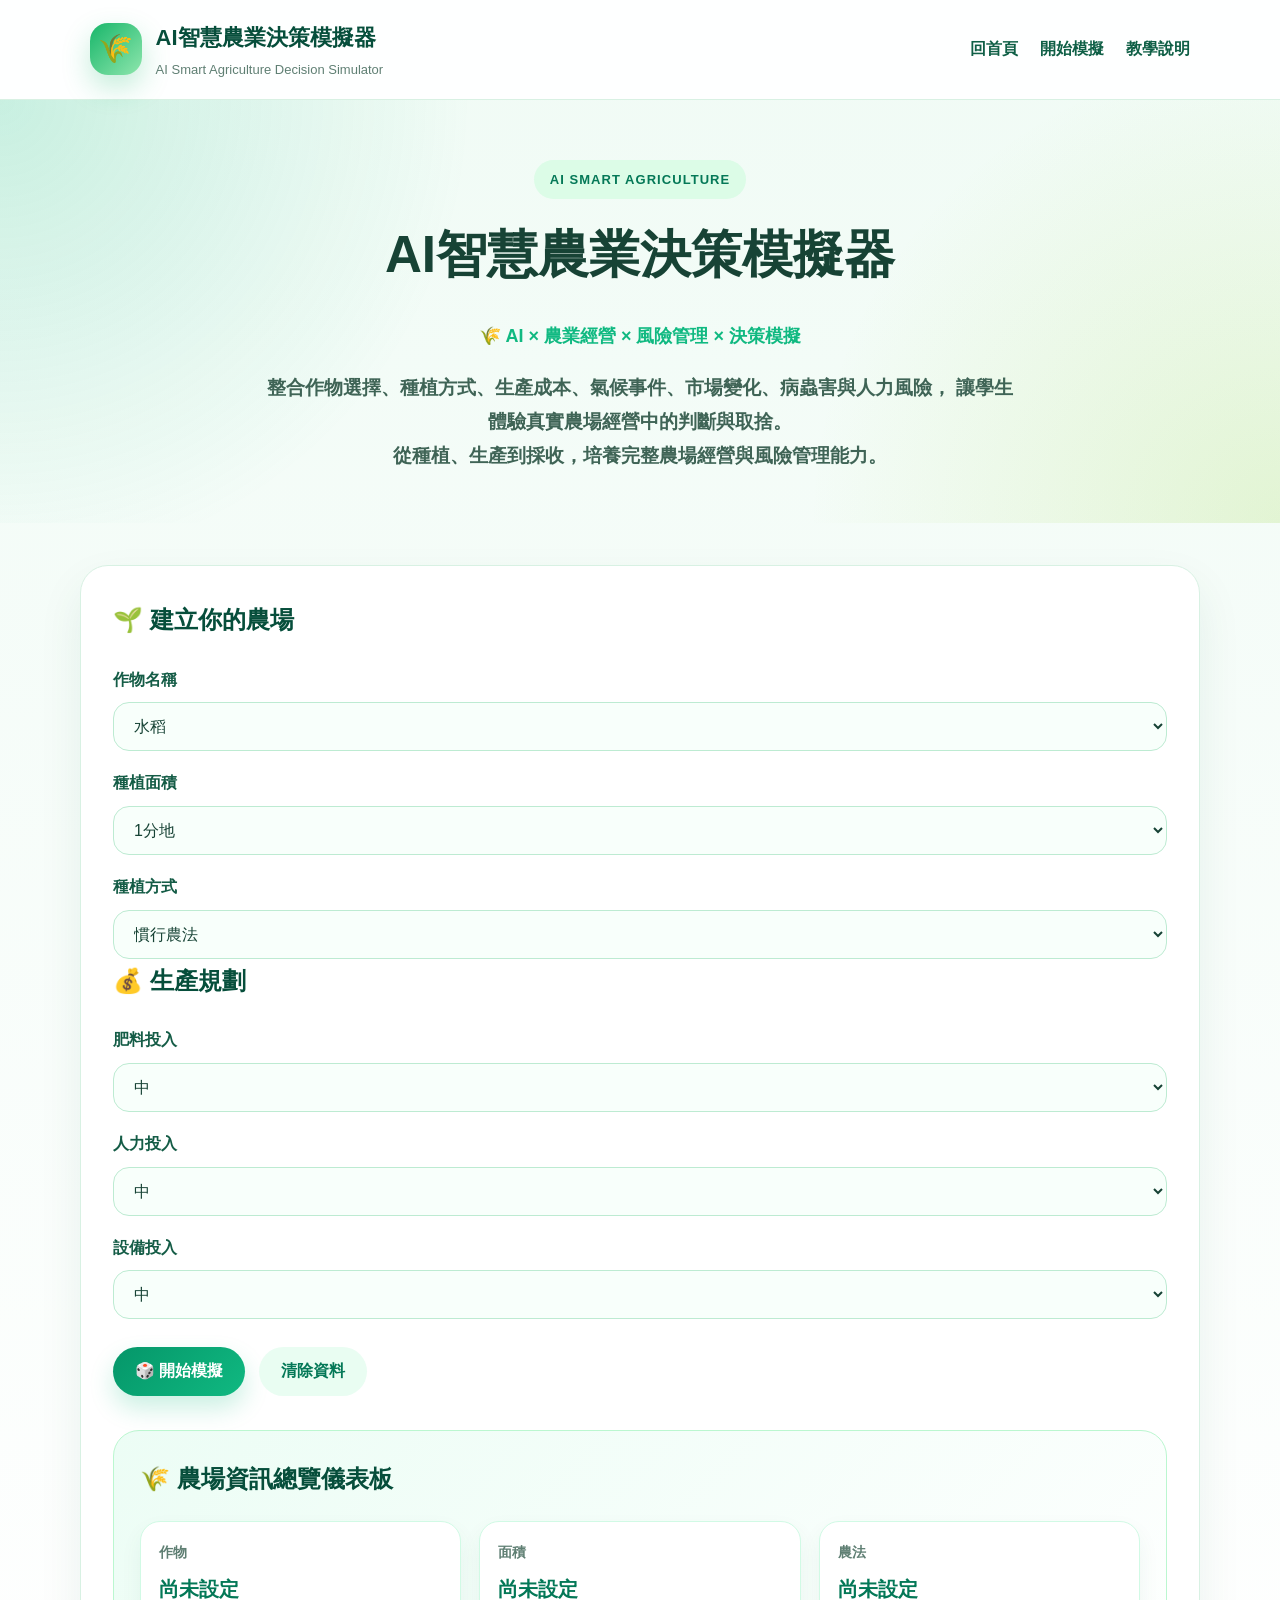
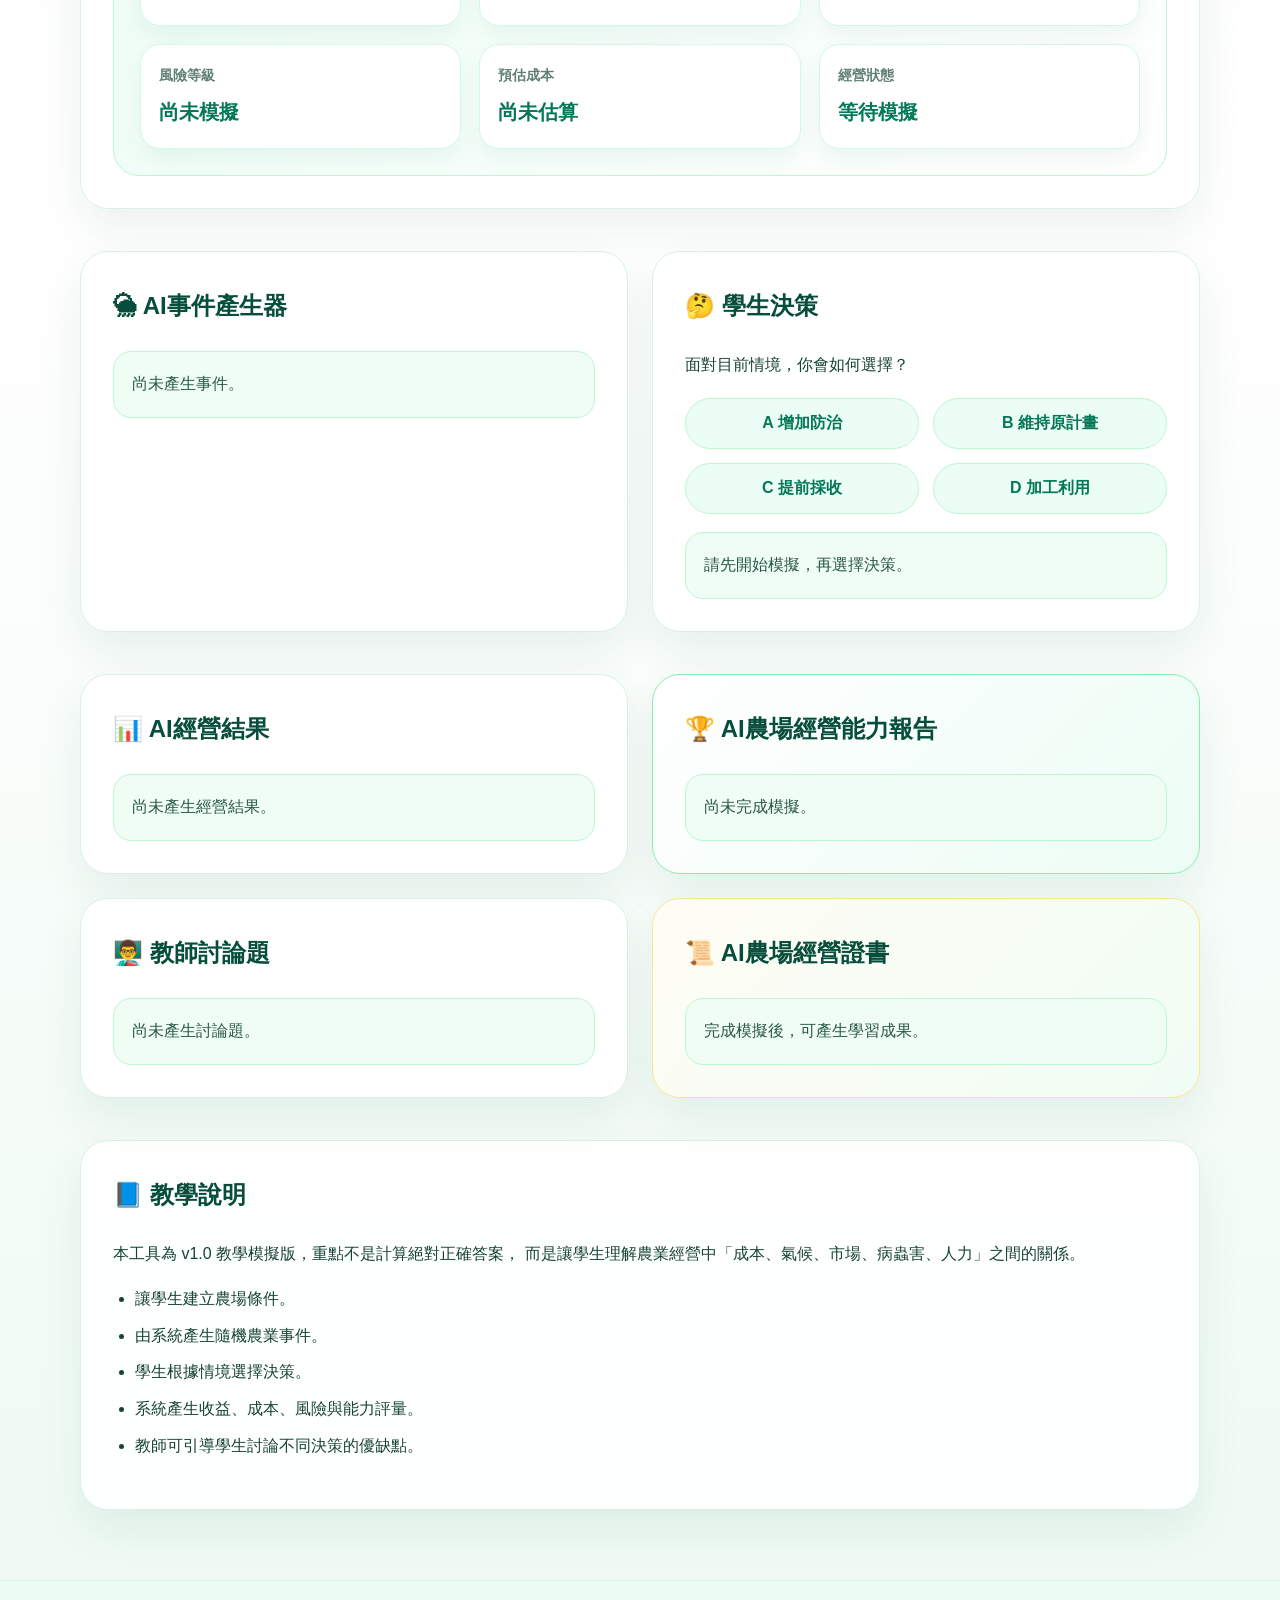
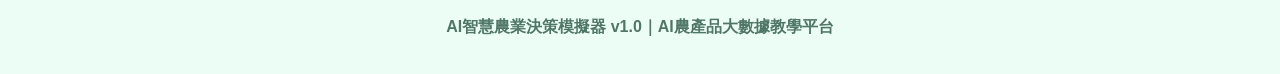
<file: smart-decision/index.html>
<!DOCTYPE html>
<html lang="zh-Hant">
<head>
  <meta charset="UTF-8">
  <meta name="viewport" content="width=device-width, initial-scale=1.0">

  <title>AI智慧農業決策模擬器｜AI農產品大數據教學平台</title>
  <meta name="description" content="AI智慧農業決策模擬器，整合作物、市場、氣候、成本、人力與病蟲害事件，協助學生學習完整農場經營決策。">

  <link rel="stylesheet" href="style.css">
</head>

<body>

<header class="header">
  <div class="logo">
    <div class="logo-icon">🌾</div>
    <div>
      <h1>AI智慧農業決策模擬器</h1>
      <p>AI Smart Agriculture Decision Simulator</p>
    </div>
  </div>

  <nav>
    <a href="../index.html">回首頁</a>
    <a href="#simulation">開始模擬</a>
    <a href="#guide">教學說明</a>
  </nav>
</header>

<section class="hero">
  <div class="hero-content">
    <span class="badge">AI SMART AGRICULTURE</span>
     
    <h1>AI智慧農業決策模擬器</h1>

    <div class="hero-tagline">
     🌾  AI × 農業經營 × 風險管理 × 決策模擬
    
      
      <p>
        整合作物選擇、種植方式、生產成本、氣候事件、市場變化、病蟲害與人力風險，
        讓學生體驗真實農場經營中的判斷與取捨。<br>
        從種植、生產到採收，培養完整農場經營與風險管理能力。
      </p>
    
    </div>
   

    
  </div>
</section>

<main>

<section id="simulation" class="container">
  <div class="card">
    <h3>🌱 建立你的農場</h3>

    <label>作物名稱</label>
    <select id="cropSelect">
      <option value="水稻">水稻</option>
      <option value="芒果">芒果</option>
      <option value="香蕉">香蕉</option>
      <option value="鳳梨">鳳梨</option>
      <option value="高麗菜">高麗菜</option>
      <option value="洋蔥">洋蔥</option>
      <option value="蓮霧">蓮霧</option>
    </select>

    <label>種植面積</label>
    <select id="areaSelect">
      <option value="0.1">1分地</option>
      <option value="0.3">3分地</option>
      <option value="0.5">5分地</option>
      <option value="1">1甲地</option>
      <option value="3">3甲地</option>
      <option value="5">5甲地</option>
    </select>

    <label>種植方式</label>
    <select id="methodSelect">
      <option value="conventional">慣行農法</option>
      <option value="friendly">友善農法</option>
      <option value="organic">有機農法</option>
    </select>

    <h3>💰 生產規劃</h3>

    <label>肥料投入</label>
    <select id="fertilizerSelect">
      <option value="low">低</option>
      <option value="mid" selected>中</option>
      <option value="high">高</option>
    </select>

    <label>人力投入</label>
    <select id="laborSelect">
      <option value="low">低</option>
      <option value="mid" selected>中</option>
      <option value="high">高</option>
    </select>

    <label>設備投入</label>
    <select id="equipmentSelect">
      <option value="low">低</option>
      <option value="mid" selected>中</option>
      <option value="high">高</option>
    </select>

    <div class="btn-row">
      <button onclick="runSimulation()">🎲 開始模擬</button>
      <button class="secondary-btn" onclick="clearSimulation()">清除資料</button>
    </div>

    <div class="farm-dashboard">
  <h3>🌾 農場資訊總覽儀表板</h3>

  <div class="dashboard-grid">
    <div class="dashboard-item">
      <span>作物</span>
      <strong id="dashCrop">尚未設定</strong>
    </div>

    <div class="dashboard-item">
      <span>面積</span>
      <strong id="dashArea">尚未設定</strong>
    </div>

    <div class="dashboard-item">
      <span>農法</span>
      <strong id="dashMethod">尚未設定</strong>
    </div>

    <div class="dashboard-item">
      <span>風險等級</span>
      <strong id="dashRisk">尚未模擬</strong>
    </div>

    <div class="dashboard-item">
      <span>預估成本</span>
      <strong id="dashCost">尚未估算</strong>
    </div>

    <div class="dashboard-item">
      <span>經營狀態</span>
      <strong id="dashStatus">等待模擬</strong>
    </div>
  </div>
</div> 


  </div>
</section>

<section class="container">
  <div class="result-grid">

    <div class="card">
      <h3>🌦 AI事件產生器</h3>
      <div id="eventBox">尚未產生事件。</div>
    </div>

    <div class="card">
      <h3>🤔 學生決策</h3>
      <p>面對目前情境，你會如何選擇？</p>

      <div class="choice-grid">
        <button onclick="makeDecision('A')">A 增加防治</button>
        <button onclick="makeDecision('B')">B 維持原計畫</button>
        <button onclick="makeDecision('C')">C 提前採收</button>
        <button onclick="makeDecision('D')">D 加工利用</button>
      </div>

      <div id="decisionResult">請先開始模擬，再選擇決策。</div>
    </div>

  </div>
</section>

<section class="container">
  <div class="result-grid">

    <div class="card">
      <h3>📊 AI經營結果</h3>
      <div id="businessResult">尚未產生經營結果。</div>
    </div>

    <div class="card highlight-card">
      <h3>🏆 AI農場經營能力報告</h3>
      <div id="abilityReport">尚未完成模擬。</div>
    </div>

    <div class="card">
      <h3>👨‍🏫 教師討論題</h3>
      <div id="teacherQuestion">尚未產生討論題。</div>
    </div>

    <div class="card certificate-card">
      <h3>📜 AI農場經營證書</h3>
      <div id="certificateBox">完成模擬後，可產生學習成果。</div>
    </div>

  </div>
</section>

<section id="guide" class="container">
  <div class="card">
    <h3>📘 教學說明</h3>
    <p>
      本工具為 v1.0 教學模擬版，重點不是計算絕對正確答案，
      而是讓學生理解農業經營中「成本、氣候、市場、病蟲害、人力」之間的關係。
    </p>

    <ul>
      <li>讓學生建立農場條件。</li>
      <li>由系統產生隨機農業事件。</li>
      <li>學生根據情境選擇決策。</li>
      <li>系統產生收益、成本、風險與能力評量。</li>
      <li>教師可引導學生討論不同決策的優缺點。</li>
    </ul>
  </div>
</section>

</main>

<footer>
  AI智慧農業決策模擬器 v1.0｜AI農產品大數據教學平台
</footer>

<script src="script.js"></script>
</body>
</html>
</file>
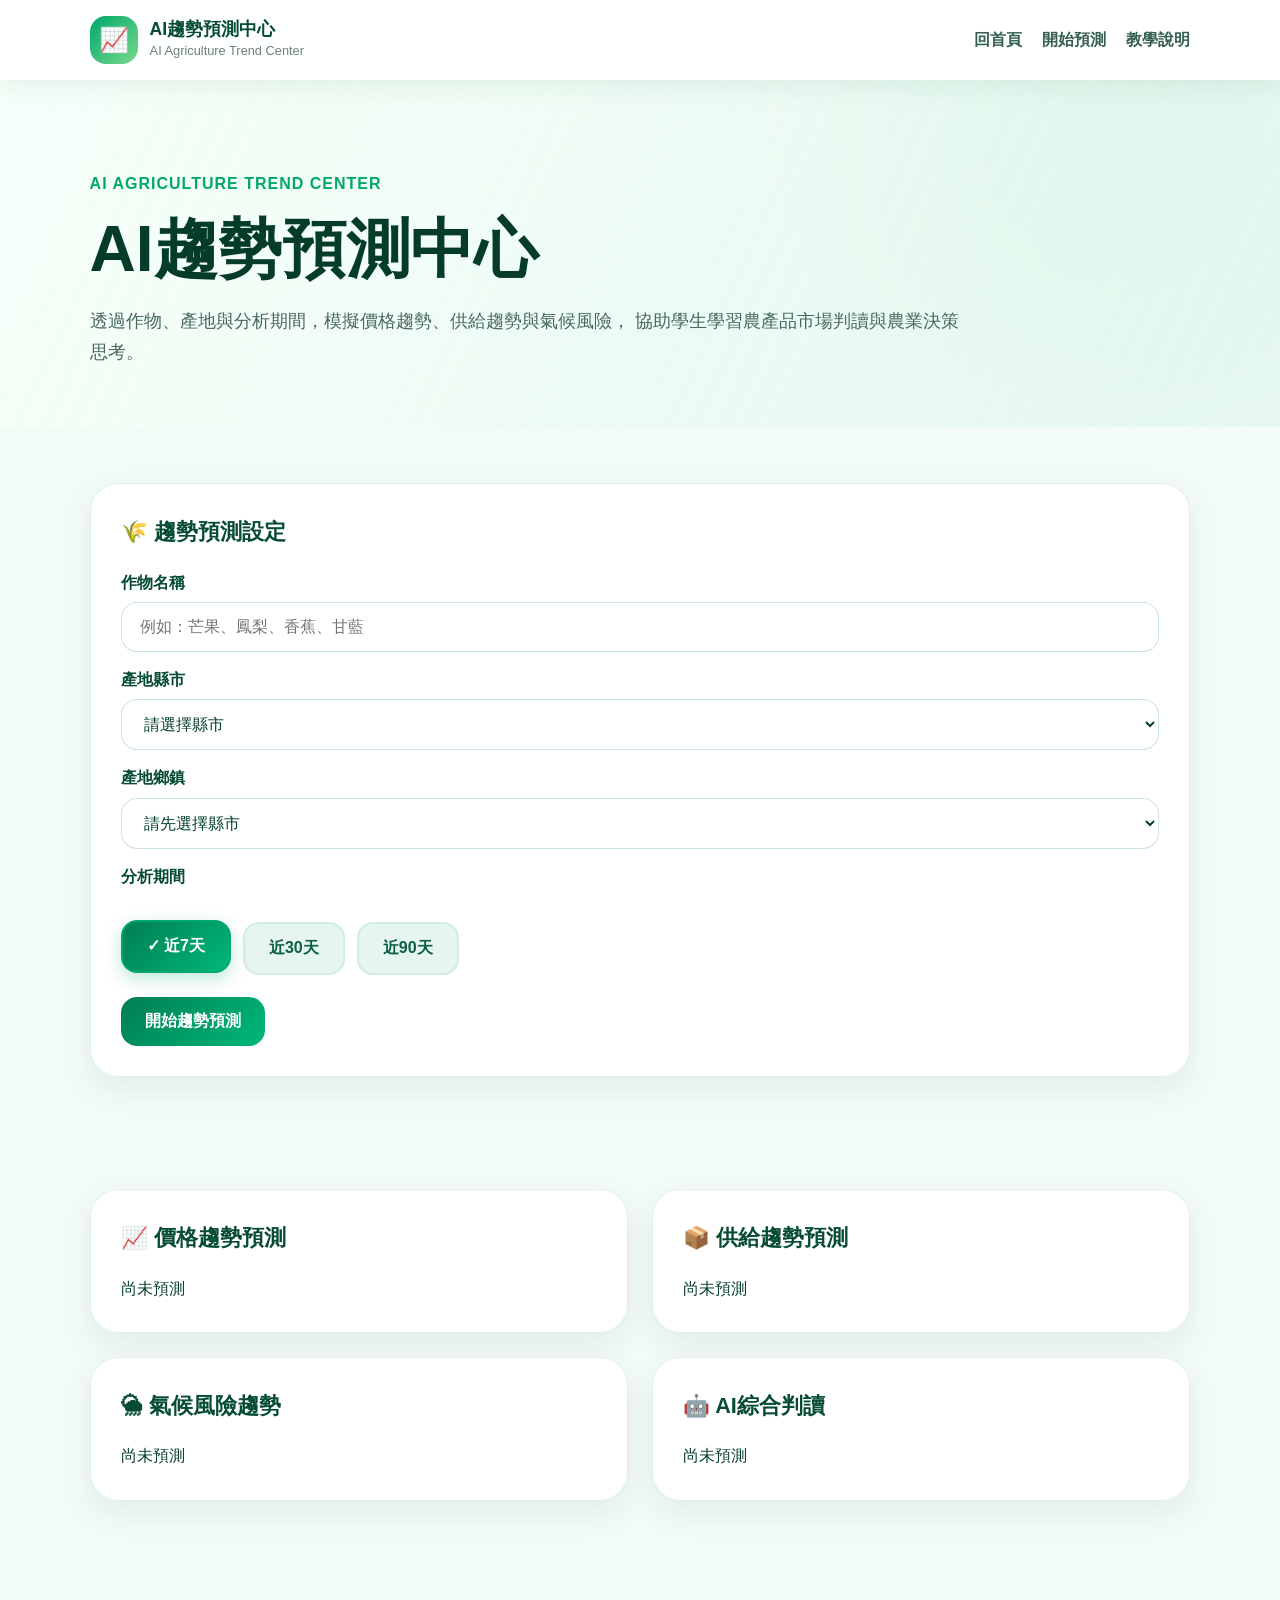
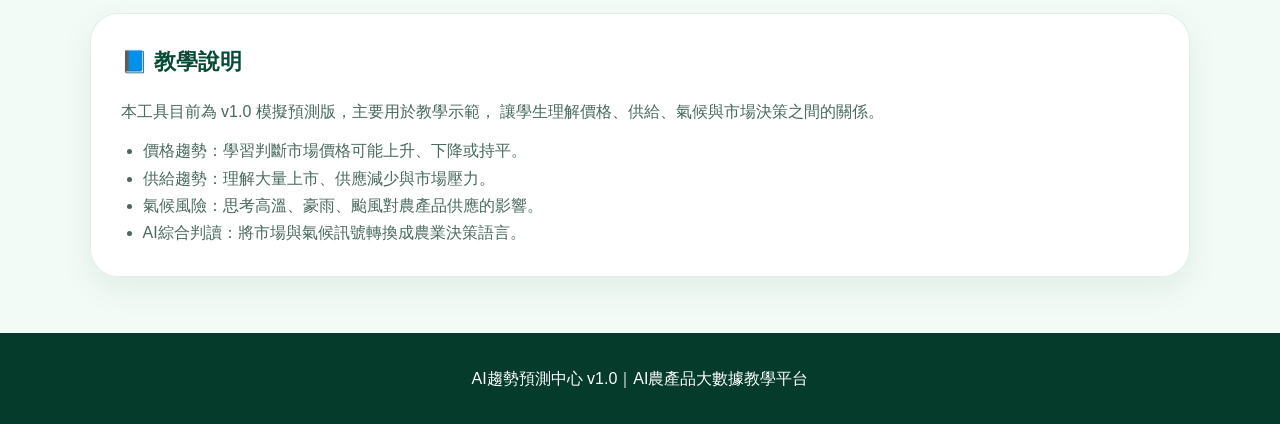
<file: trend/index.html>
<!DOCTYPE html>
<html lang="zh-Hant">
<head>
  <meta charset="UTF-8">
  <meta name="viewport" content="width=device-width, initial-scale=1.0">

  <title>AI趨勢預測中心｜AI農產品大數據教學平台</title>
  <meta name="description" content="AI趨勢預測中心，協助學生與農民理解價格、供給、氣候風險與市場趨勢判讀。">

  <link rel="stylesheet" href="style.css">
</head>

<body>

<header class="header">
  <div class="logo">
    <div class="logo-icon">📈</div>
    <div>
      <h1>AI趨勢預測中心</h1>
      <p>AI Agriculture Trend Center</p>
    </div>
  </div>

  <nav>
    <a href="../index.html">回首頁</a>
    <a href="#analysis">開始預測</a>
    <a href="#guide">教學說明</a>
  </nav>
</header>

<section class="hero">
  <div class="hero-content">
    <span class="badge">AI AGRICULTURE TREND CENTER</span>
    <h2>AI趨勢預測中心</h2>
    <p>
      透過作物、產地與分析期間，模擬價格趨勢、供給趨勢與氣候風險，
      協助學生學習農產品市場判讀與農業決策思考。
    </p>
  </div>
</section>

<section id="analysis" class="container">
  <div class="card">
    <h3>🌾 趨勢預測設定</h3>

    <label for="cropInput">作物名稱</label>
    <input id="cropInput" type="text" placeholder="例如：芒果、鳳梨、香蕉、甘藍">

    <label for="countySelect">產地縣市</label>
    <select id="countySelect">
      <option value="">請選擇縣市</option>
    </select>

    <label for="townshipSelect">產地鄉鎮</label>
    <select id="townshipSelect">
      <option value="">請先選擇縣市</option>
    </select>

    <label>分析期間</label>
    <div class="period-row">
       <button type="button"
               class="period-btn active"
               data-period="7">
               近7天
       </button>

       <button type="button"
               class="period-btn"
               data-period="30">
               近30天
       </button>

       <button type="button"
               class="period-btn"
               data-period="90">
               近90天
       </button>
    </div>

    <button id="predictBtn">開始趨勢預測</button>
  </div>
</section>

<section class="container">
  <div class="result-grid">

    <div class="card">
      <h3>📈 價格趨勢預測</h3>
      <div id="priceTrend">尚未預測</div>
    </div>

    <div class="card">
      <h3>📦 供給趨勢預測</h3>
      <div id="supplyTrend">尚未預測</div>
    </div>

    <div class="card">
      <h3>🌦 氣候風險趨勢</h3>
      <div id="climateTrend">尚未預測</div>
    </div>

    <div class="card">
      <h3>🤖 AI綜合判讀</h3>
      <div id="aiSummary">尚未預測</div>
    </div>

  </div>
</section>

<section id="guide" class="container">
  <div class="card">
    <h3>📘 教學說明</h3>
    <p>
      本工具目前為 v1.0 模擬預測版，主要用於教學示範，
      讓學生理解價格、供給、氣候與市場決策之間的關係。
    </p>
    <ul>
      <li>價格趨勢：學習判斷市場價格可能上升、下降或持平。</li>
      <li>供給趨勢：理解大量上市、供應減少與市場壓力。</li>
      <li>氣候風險：思考高溫、豪雨、颱風對農產品供應的影響。</li>
      <li>AI綜合判讀：將市場與氣候訊號轉換成農業決策語言。</li>
    </ul>
  </div>
</section>

<footer>
  AI趨勢預測中心 v1.0｜AI農產品大數據教學平台
</footer>

<script src="script.js?v=20260601a"></script>
</body>
</html>
</file>
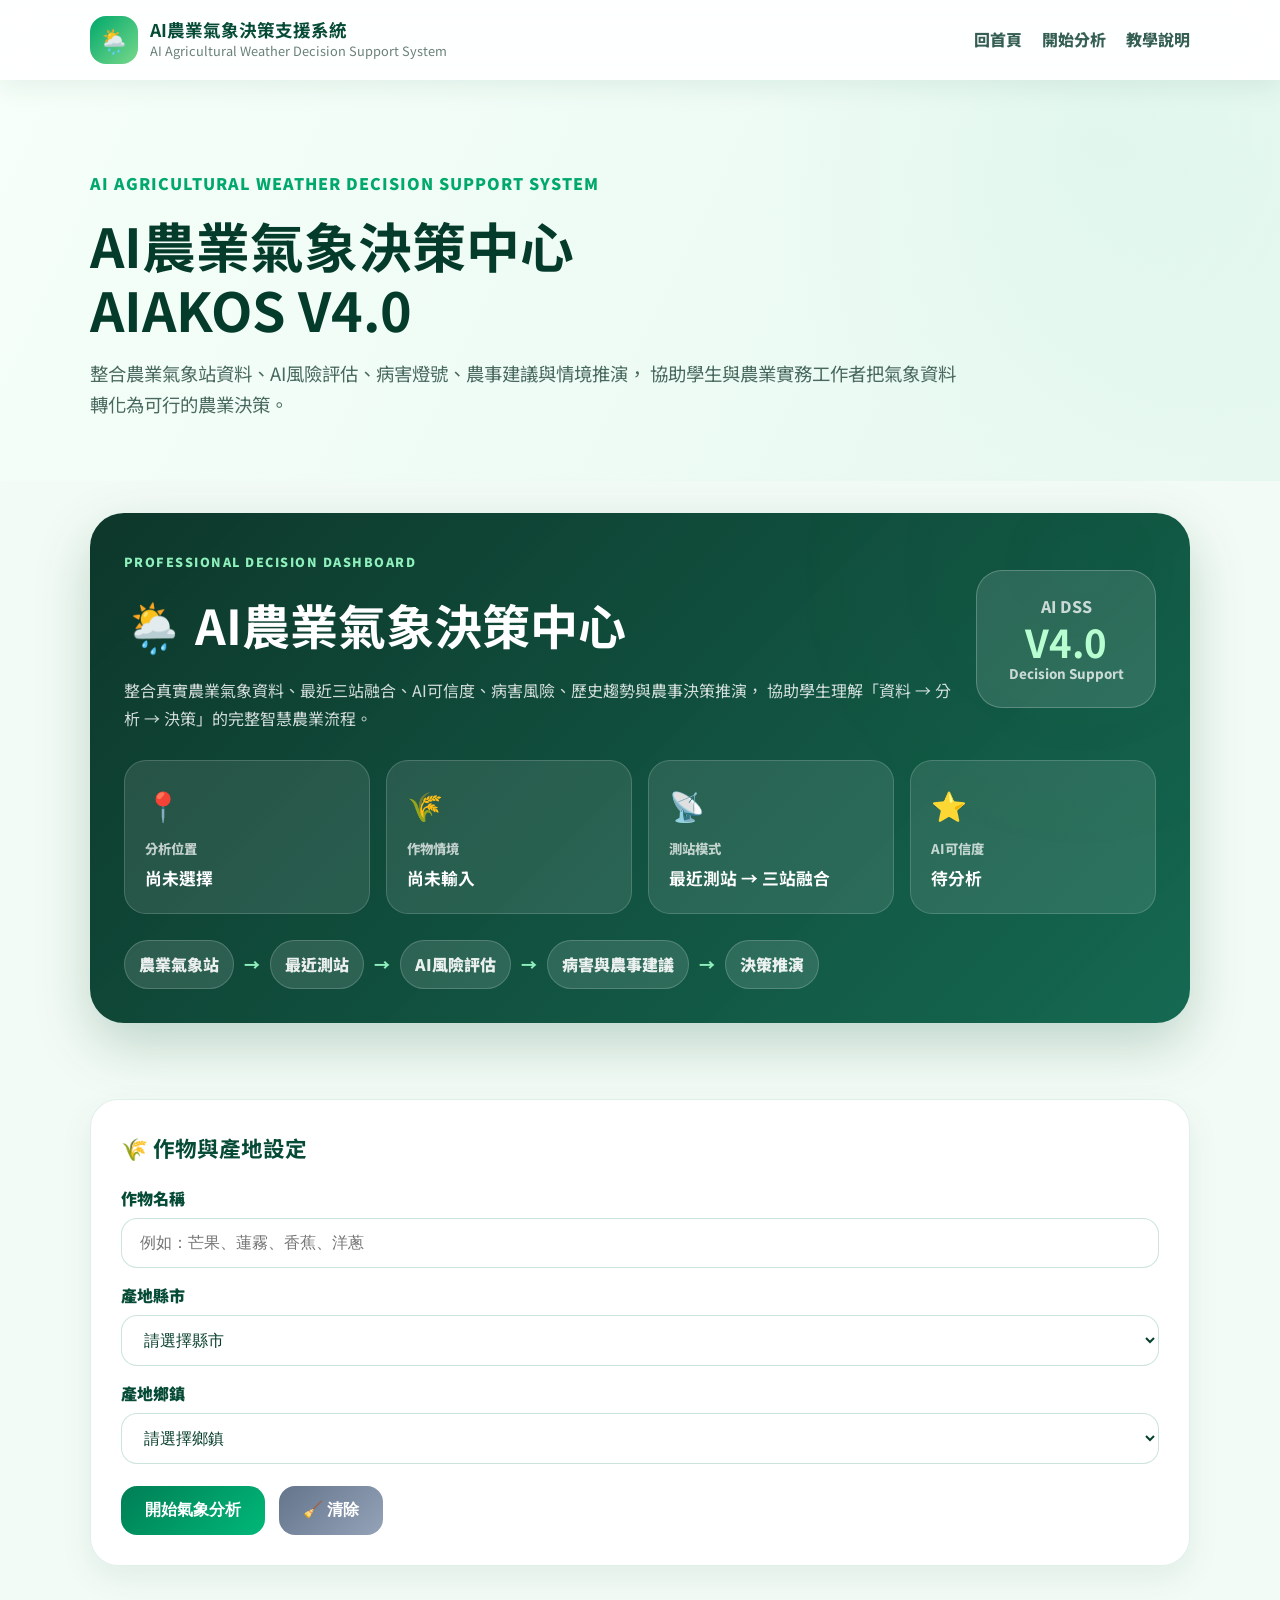
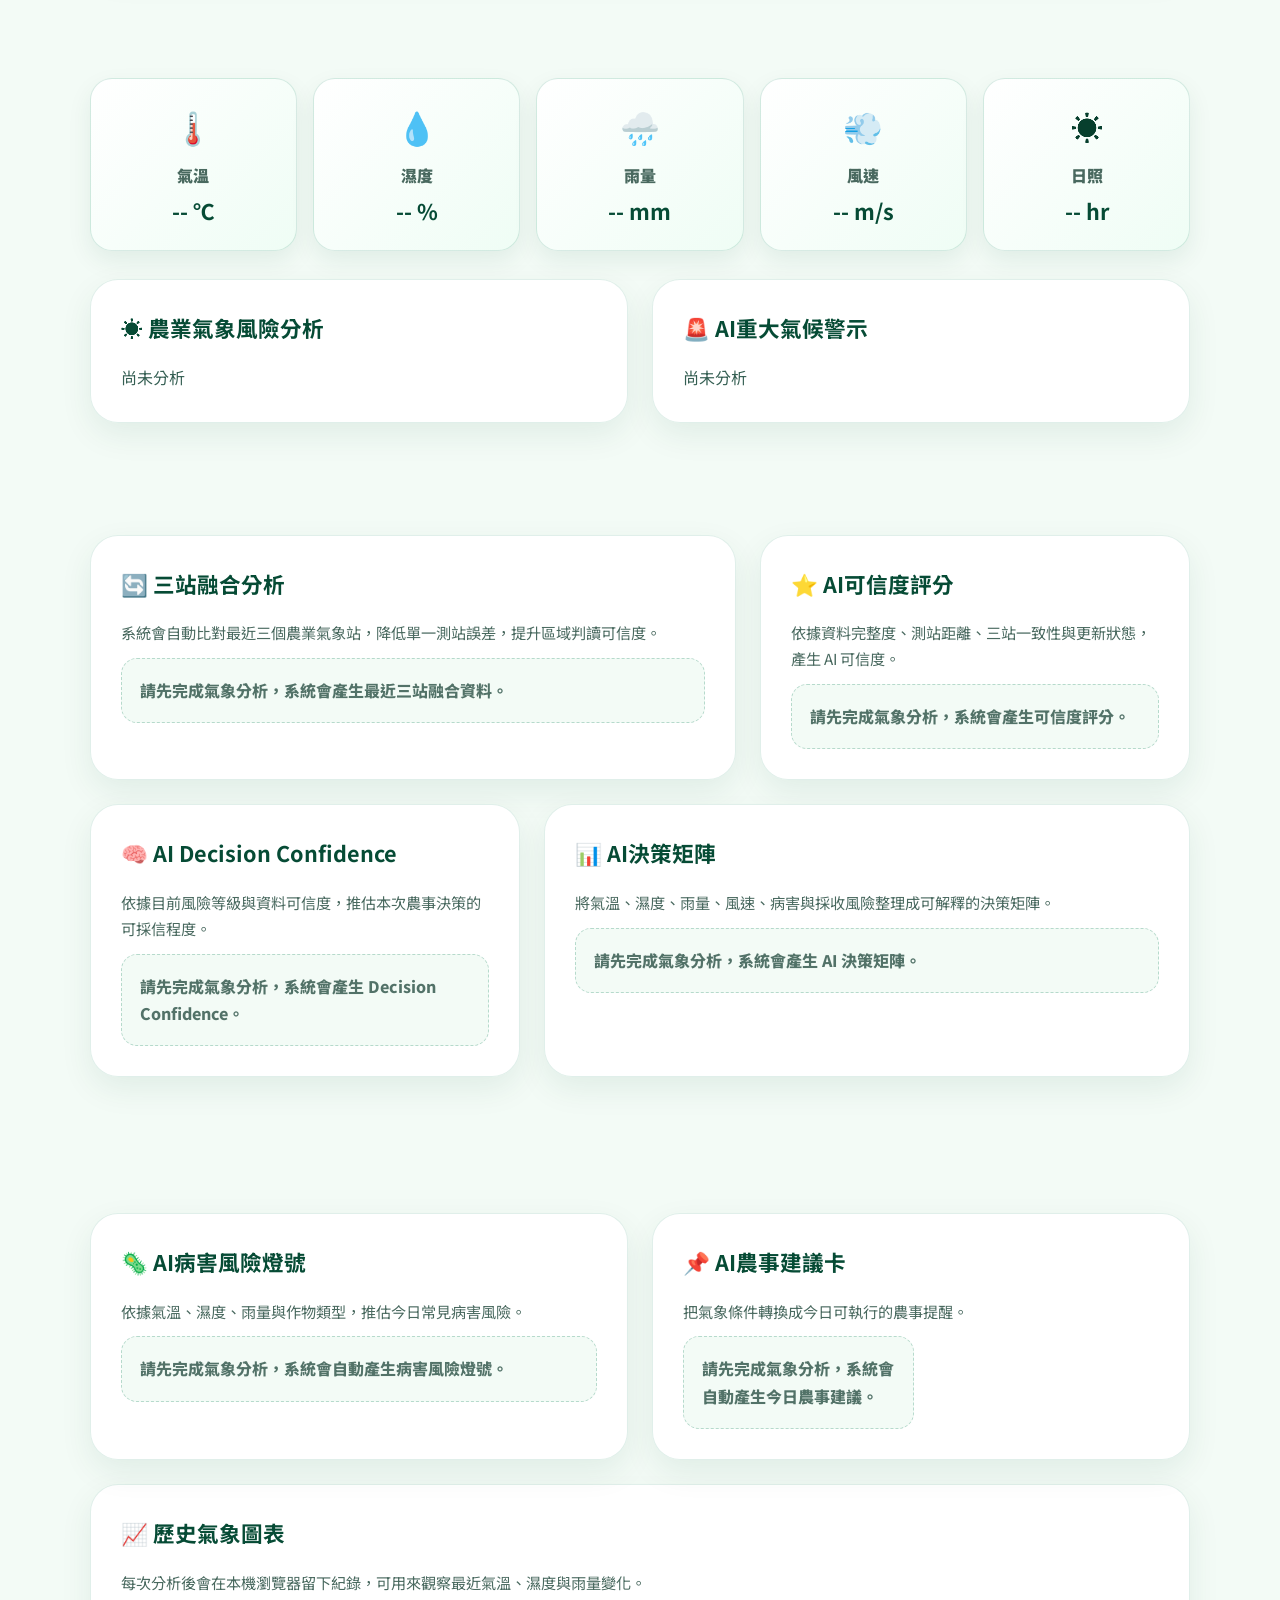
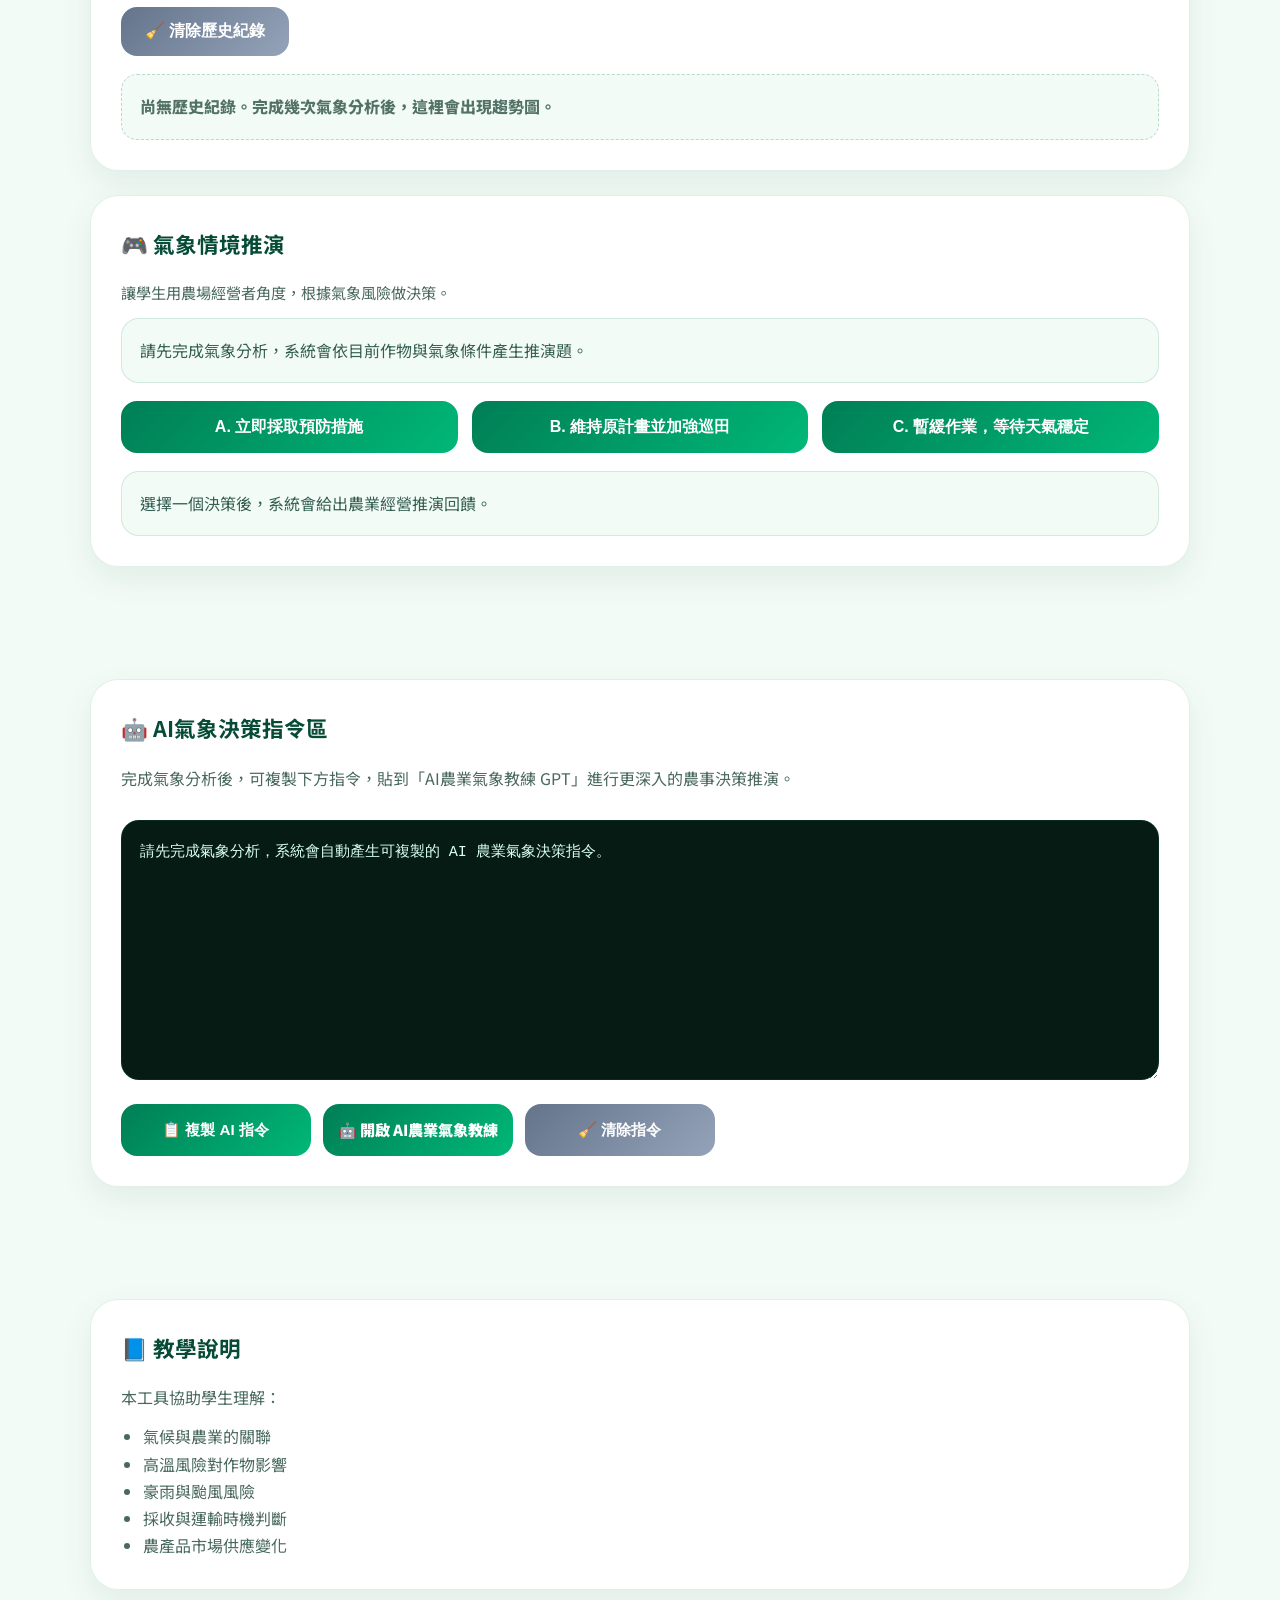
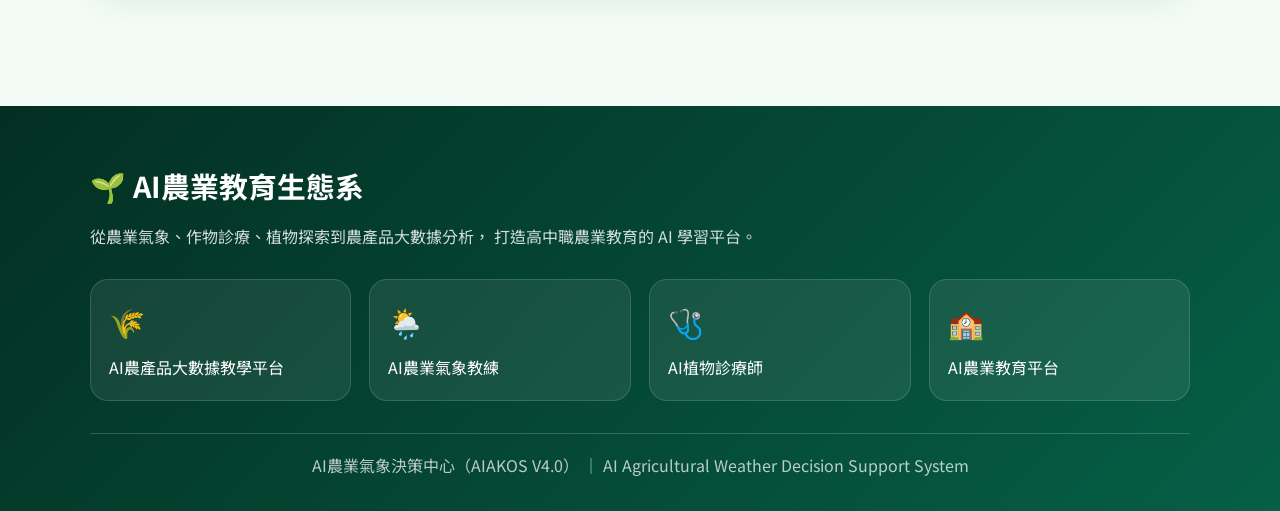
<file: weather/index.html>
<!DOCTYPE html>
<html lang="zh-Hant">
<head>
<meta charset="UTF-8">
<meta name="viewport" content="width=device-width, initial-scale=1.0">

<title>AI農業氣象決策中心（AIAKOS V4.0）｜AI Agricultural Weather Decision Center</title>

<meta name="google-site-verification" content="wLQnbGi0252et4Q2FGCubos4FZW1tLeOlk8eGrW8YYI" />

<meta name="description" content="AI農業氣象決策中心（AIAKOS V4.0）整合農業氣象站資料、三站融合、AI可信度、病害風險、農事建議與氣象情境推演，適合高中職農業教育與智慧農業學習使用。">

<meta name="keywords" content="AI農業氣象決策中心,AIAKOS,AI農業教育,智慧農業,農業氣象,農業氣象站,農事決策,病害風險,高中職農業教育,AI Agricultural Weather Decision Center">

<meta name="author" content="阿澤老師">
<meta name="robots" content="index, follow">
<link rel="canonical" href="https://r91628120.github.io/ai-agri-bigdata/weather/">

<!-- Open Graph / LINE / Facebook -->
<meta property="og:type" content="website">
<meta property="og:title" content="AI農業氣象決策中心（AIAKOS V4.0）">
<meta property="og:description" content="整合農業氣象站資料、AI風險評估、三站融合、病害燈號、農事建議與氣象情境推演，打造智慧農業決策學習平台。">
<meta property="og:url" content="https://r91628120.github.io/ai-agri-bigdata/weather/">
<meta property="og:image" content="https://r91628120.github.io/ai-agri-bigdata/weather/og-image.png">
<meta property="og:image:width" content="1200">
<meta property="og:image:height" content="630">
<meta property="og:site_name" content="AI農產品大數據教學平台">

<!-- Twitter / X -->
<meta name="twitter:card" content="summary_large_image">
<meta name="twitter:title" content="AI農業氣象決策中心（AIAKOS V4.0）">
<meta name="twitter:description" content="AI農業氣象、三站融合、病害風險、農事建議與決策推演。">
<meta name="twitter:image" content="https://r91628120.github.io/ai-agri-bigdata/weather/og-image.png">

<!-- Favicon -->
<link rel="icon" href="favicon.ico">
<link rel="apple-touch-icon" href="apple-touch-icon.png">


<link rel="stylesheet" href="style.css">

<link rel="preconnect" href="https://fonts.googleapis.com">
<link rel="preconnect" href="https://fonts.gstatic.com" crossorigin>

<link href="https://fonts.googleapis.com/css2?family=Noto+Sans+TC:wght@300;400;500;700&display=swap" rel="stylesheet">
</head>


<body>

<!-- Header -->

<header class="header">

    <div class="logo">

        <div class="logo-icon">
            🌦️
        </div>

        <div>
            <h1>AI農業氣象決策支援系統</h1>
            <p>AI Agricultural Weather Decision Support System</p>
        </div>

    </div>

    <nav>

        <a href="../index.html">回首頁</a>

        <a href="#analysis">開始分析</a>

        <a href="#guide">教學說明</a>

    </nav>

</header>

<!-- Hero -->

<section class="hero">

    <div class="hero-content">

        <span class="badge">
            AI AGRICULTURAL WEATHER DECISION SUPPORT SYSTEM
        </span>

        <h2>
            AI農業氣象決策中心<br>
            AIAKOS V4.0
        </h2>

        <p>
            整合農業氣象站資料、AI風險評估、病害燈號、農事建議與情境推演，
            協助學生與農業實務工作者把氣象資料轉化為可行的農業決策。
        </p>

    </div>

</section>


<!-- V4.0 AI 決策中心儀表板 -->
<section class="container v3-dashboard-section">
  <div class="v3-dashboard-card">

    <div class="v3-dashboard-head">
      <div>
        <span class="v3-kicker">PROFESSIONAL DECISION DASHBOARD</span>
        <h3>🌦️ AI農業氣象決策中心</h3>
        <p>
          整合真實農業氣象資料、最近三站融合、AI可信度、病害風險、歷史趨勢與農事決策推演，
          協助學生理解「資料 → 分析 → 決策」的完整智慧農業流程。
        </p>
      </div>

      <div class="v3-score-box">
        <span>AI DSS</span>
        <strong>V4.0</strong>
        <small>Decision Support</small>
      </div>
    </div>

    <div class="v3-dashboard-grid">
      <div class="v3-metric">
        <span>📍</span>
        <small>分析位置</small>
        <strong id="v3Location">尚未選擇</strong>
      </div>

      <div class="v3-metric">
        <span>🌾</span>
        <small>作物情境</small>
        <strong id="v3Crop">尚未輸入</strong>
      </div>

      <div class="v3-metric">
        <span>📡</span>
        <small>測站模式</small>
        <strong>最近測站 → 三站融合</strong>
      </div>

      <div class="v3-metric">
        <span>⭐</span>
        <small>AI可信度</small>
        <strong id="v3Confidence">待分析</strong>
      </div>
    </div>

    <div class="v3-flow">
      <div>農業氣象站</div>
      <span>→</span>
      <div>最近測站</div>
      <span>→</span>
      <div>AI風險評估</div>
      <span>→</span>
      <div>病害與農事建議</div>
      <span>→</span>
      <div>決策推演</div>
    </div>

  </div>
</section>

<!-- 分析區 -->

<section id="analysis" class="container">

    <div class="card">

        <h3>🌾 作物與產地設定</h3>

        <label>作物名稱</label>

        <input
            type="text"
            id="cropInput"
            placeholder="例如：芒果、蓮霧、香蕉、洋蔥">

        <label>產地縣市</label>

        <select id="countySelect">

            <option value="">
                請選擇縣市
            </option>

        </select>

        <label>產地鄉鎮</label>

        <select id="townshipSelect">

            <option value="">
                請選擇鄉鎮
            </option>

        </select>

        <div class="form-button-row">
          <button id="analyzeBtn">
             開始氣象分析
          </button>

          <button type="button" class="btn-clear" onclick="clearWeatherForm()">
             🧹 清除
          </button>
        </div>

    </div>

</section>

<!-- 分析結果 -->

<section class="container">

     <div class="weather-dashboard" id="weatherDashboard">
  <div class="weather-card">
    <span>🌡️</span>
    <p>氣溫</p>
    <strong id="dashTemp">-- ℃</strong>
  </div>

  <div class="weather-card">
    <span>💧</span>
    <p>濕度</p>
    <strong id="dashHumidity">-- %</strong>
  </div>

  <div class="weather-card">
    <span>🌧️</span>
    <p>雨量</p>
    <strong id="dashRain">-- mm</strong>
  </div>

  <div class="weather-card">
    <span>💨</span>
    <p>風速</p>
    <strong id="dashWind">-- m/s</strong>
  </div>

  <div class="weather-card">
    <span>☀️</span>
    <p>日照</p>
    <strong id="dashSunshine">-- hr</strong>
  </div>
</div>


    <div class="result-grid">

        <!-- 左側 -->

        <div class="card">

            <h3>☀️ 農業氣象風險分析</h3>

            <div id="weatherRisk">

                尚未分析

            </div>

        </div>

        <!-- 右側 -->

        <div class="card">

            <h3>🚨 AI重大氣候警示</h3>

            <div id="climateAlert">

                尚未分析

            </div>

        </div>

    </div>

</section>



<!-- V4.0 AI 決策中心：三站融合、可信度、決策矩陣 -->
<section class="container" id="decisionCenterSection">
  <div class="decision-center-grid">

    <div class="card fusion-card">
      <h3>🔄 三站融合分析</h3>
      <p class="section-note">
        系統會自動比對最近三個農業氣象站，降低單一測站誤差，提升區域判讀可信度。
      </p>
      <div id="fusionStationPanel">
         <div class="empty-state">
             請先完成氣象分析，系統會產生最近三站融合資料。
         </div>
      </div>
    </div>

    <div class="card confidence-card">
      <h3>⭐ AI可信度評分</h3>
      <p class="section-note">
        依據資料完整度、測站距離、三站一致性與更新狀態，產生 AI 可信度。
      </p>
      <div id="aiConfidencePanel" class="ai-confidence-panel">
        <div class="empty-state">請先完成氣象分析，系統會產生可信度評分。</div>
      </div>
    </div>

  </div>

  <div class="decision-center-grid decision-center-grid-second">

    <div class="card decision-confidence-card">
      <h3>🧠 AI Decision Confidence</h3>
      <p class="section-note">
        依據目前風險等級與資料可信度，推估本次農事決策的可採信程度。
      </p>
      <div id="decisionConfidencePanel" class="decision-confidence-panel">
        <div class="empty-state">請先完成氣象分析，系統會產生 Decision Confidence。</div>
      </div>
    </div>

    <div class="card decision-matrix-card">
      <h3>📊 AI決策矩陣</h3>
      <p class="section-note">
        將氣溫、濕度、雨量、風速、病害與採收風險整理成可解釋的決策矩陣。
      </p>
      <div id="decisionMatrixPanel" class="decision-matrix-panel">
        <div class="empty-state">請先完成氣象分析，系統會產生 AI 決策矩陣。</div>
      </div>
    </div>

  </div>
</section>


<!-- 高價值升級區：病害燈號、農事建議、歷史圖表、情境推演 -->
<section class="container" id="smartDecisionSection">
  <div class="smart-grid">

    <div class="card">
      <h3>🦠 AI病害風險燈號</h3>
      <p class="section-note">依據氣溫、濕度、雨量與作物類型，推估今日常見病害風險。</p>
      <div id="diseaseRiskLights" class="disease-lights">
        <div class="empty-state">請先完成氣象分析，系統會自動產生病害風險燈號。</div>
      </div>
    </div>

    <div class="card">
      <h3>📌 AI農事建議卡</h3>
      <p class="section-note">把氣象條件轉換成今日可執行的農事提醒。</p>
      <div id="farmAdviceCards" class="advice-card-grid">
        <div class="empty-state">請先完成氣象分析，系統會自動產生今日農事建議。</div>
      </div>
    </div>

  </div>

  <div class="card history-card">
    <h3>📈 歷史氣象圖表</h3>
    <p class="section-note">每次分析後會在本機瀏覽器留下紀錄，可用來觀察最近氣溫、濕度與雨量變化。</p>

    <div class="history-toolbar">
      <button onclick="clearWeatherHistory()" class="btn-clear">🧹 清除歷史紀錄</button>
    </div>

    <div id="historyChartArea" class="history-chart-area">
      <div class="empty-state">尚無歷史紀錄。完成幾次氣象分析後，這裡會出現趨勢圖。</div>
    </div>
  </div>

  <div class="card simulation-card">
    <h3>🎮 氣象情境推演</h3>
    <p class="section-note">讓學生用農場經營者角度，根據氣象風險做決策。</p>

    <div id="scenarioQuestion" class="scenario-question">
      請先完成氣象分析，系統會依目前作物與氣象條件產生推演題。
    </div>

    <div class="scenario-options">
      <button onclick="answerScenario('A')">A. 立即採取預防措施</button>
      <button onclick="answerScenario('B')">B. 維持原計畫並加強巡田</button>
      <button onclick="answerScenario('C')">C. 暫緩作業，等待天氣穩定</button>
    </div>

    <div id="scenarioFeedback" class="scenario-feedback">
      選擇一個決策後，系統會給出農業經營推演回饋。
    </div>
  </div>
</section>


<!-- AI氣象決策指令區 -->
<section class="container" id="aiPromptSection">
  <div class="card ai-prompt-card">
    <h3>🤖 AI氣象決策指令區</h3>
    <p>
      完成氣象分析後，可複製下方指令，貼到「AI農業氣象教練 GPT」進行更深入的農事決策推演。
    </p>

    <textarea id="aiPromptOutput" readonly>
請先完成氣象分析，系統會自動產生可複製的 AI 農業氣象決策指令。
    </textarea>

    <div class="button-group">
      <button onclick="copyAIPrompt()">📋 複製 AI 指令</button>

      <a
        class="link-btn"
        href="https://chatgpt.com/g/g-6a391cc88d8c8191a7985d213e03a9f6-ainong-ye-qi-xiang-jiao-lian"
        target="_blank"
        rel="noopener">
        🤖 開啟 AI農業氣象教練
      </a>

      <button onclick="clearAIPrompt()" class="btn-clear">
         🧹 清除指令
      </button>


    </div>
  </div>
</section>



<!-- 教學說明 -->

<section id="guide" class="container">

    <div class="card">

        <h3>📘 教學說明</h3>

        <p>

            本工具協助學生理解：

        </p>

        <ul>

            <li>氣候與農業的關聯</li>

            <li>高溫風險對作物影響</li>

            <li>豪雨與颱風風險</li>

            <li>採收與運輸時機判斷</li>

            <li>農產品市場供應變化</li>

        </ul>

    </div>

</section>

<footer>
  <div class="footer-eco">
    <h3>🌱 AI農業教育生態系</h3>
    <p>
      從農業氣象、作物診療、植物探索到農產品大數據分析，
      打造高中職農業教育的 AI 學習平台。
    </p>

    <div class="footer-grid">
      <a class="footer-card" href="../index.html">
        <span>🌾</span>
        AI農產品大數據教學平台
      </a>

      <a class="footer-card" href="../../ai-agri-weather-coach/ai-agri-weather-coach/" target="_blank">
        <span>🌦️</span>
        AI農業氣象教練
      </a>

      <a class="footer-card" href="../../ai-plant-clinic/" target="_blank">
        <span>🩺</span>
        AI植物診療師
      </a>

      <a class="footer-card" href="../../ai-agri-education/" target="_blank">
        <span>🏫</span>
        AI農業教育平台
      </a>
    </div>

    <div class="footer-bottom">
      AI農業氣象決策中心（AIAKOS V4.0） ｜ AI Agricultural Weather Decision Support System
    </div>
  </div>
</footer>

<script src="https://r91628120.github.io/ai-agriculture-core/services/WeatherAPI.js?v=20260702-timeout"></script>
<script src="https://r91628120.github.io/ai-agriculture-core/services/StationService.js"></script>

<script src="https://r91628120.github.io/ai-agriculture-core/engine/EventBus.js"></script>
<script src="https://r91628120.github.io/ai-agriculture-core/engine/WeatherFusionEngine.js?v=20260702-v31"></script>
<script src="https://r91628120.github.io/ai-agriculture-core/engine/WeatherEngine.js"></script>
<script src="https://r91628120.github.io/ai-agriculture-core/engine/CropEngine.js"></script>
<script src="https://r91628120.github.io/ai-agriculture-core/engine/DiseaseEngine.js"></script>
<script src="https://r91628120.github.io/ai-agriculture-core/engine/DecisionEngine.js"></script>
<script src="https://r91628120.github.io/ai-agriculture-core/engine/PromptEngine.js"></script>

<script src="https://r91628120.github.io/ai-agriculture-core/modules/WeatherDashboardModule.js"></script>
<script src="https://r91628120.github.io/ai-agriculture-core/modules/AnalysisModule.js"></script>

<script src="https://r91628120.github.io/ai-agriculture-core/AIAKOS.js?v=20260702-v31"></script>


<!-- 本頁主程式 -->
<script src="script.js?v=20260703-v32-pro-fix3"></script>


<!-- GoatCounter -->
  <script
    data-goatcounter="https://ai-agri-education.goatcounter.com/count"
    async
    src="//gc.zgo.at/count.js">
  </script>

</body>
</html>
</file>
<file: smart-decision/style.css>
* {
  box-sizing: border-box;
}

body {
  margin: 0;
  font-family: "Noto Sans TC", "Microsoft JhengHei", sans-serif;
  background: linear-gradient(180deg, #f0fbf5 0%, #ffffff 55%, #eefaf3 100%);
  color: #174335;
  line-height: 1.8;
}

.header {
  position: sticky;
  top: 0;
  z-index: 10;
  background: rgba(255, 255, 255, 0.92);
  backdrop-filter: blur(14px);
  border-bottom: 1px solid #d8f1e3;
  padding: 18px 7%;
  display: flex;
  justify-content: space-between;
  align-items: center;
}

.logo {
  display: flex;
  align-items: center;
  gap: 14px;
}

.logo-icon {
  width: 52px;
  height: 52px;
  border-radius: 18px;
  background: linear-gradient(135deg, #18b66a, #8ee6ad);
  display: grid;
  place-items: center;
  font-size: 28px;
  box-shadow: 0 12px 28px rgba(24, 182, 106, 0.25);
}

.logo h1 {
  margin: 0;
  font-size: 22px;
  color: #064e3b;
}

.logo p {
  margin: 0;
  font-size: 13px;
  color: #5f7f73;
}

nav {
  display: flex;
  gap: 22px;
  flex-wrap: wrap;
}

nav a {
  text-decoration: none;
  color: #0f5f46;
  font-weight: 700;
}

nav a:hover {
  color: #10b981;
}

.hero {
  padding: 60px 7% 50px;
  text-align: center;
  background:
    radial-gradient(circle at top left, rgba(16, 185, 129, 0.18), transparent 35%),
    radial-gradient(circle at bottom right, rgba(132, 204, 22, 0.16), transparent 35%);
}

.hero-content {
  max-width: 1200px;
  margin: 0 auto;
  text-align: center;
}

.badge {
  display: inline-block;
  padding: 8px 16px;
  border-radius: 999px;
  background: #dcfce7;
  color: #047857;
  font-weight: 800;
  letter-spacing: 0.08em;
  font-size: 13px;
}

.hero h2 {
  margin: 24px 0 18px;
  font-size: clamp(28px, 4vw, 52px);
  line-height: 1.25;
  white-space: nowrap;
}

.hero-tagline {
  margin-top: 15px;
  color: #10b981;
  font-weight: 700;
  font-size: 18px;
  text-align: center;
}

@media (max-width: 768px) {

  .hero h2{
      white-space: normal;
  }

}

.hero p {
  max-width: 760px;
  margin: 18px auto 0;
  font-size: 19px;
  color: #3f6456;
  text-align: center;
}

.container {
  width: min(1120px, 92%);
  margin: 42px auto;
}

.card {
  background: rgba(255, 255, 255, 0.96);
  border: 1px solid #d8f1e3;
  border-radius: 28px;
  padding: 32px;
  box-shadow: 0 20px 45px rgba(15, 94, 70, 0.08);
}

.card h3 {
  margin-top: 0;
  color: #064e3b;
  font-size: 24px;
}

label {
  display: block;
  margin-top: 18px;
  margin-bottom: 8px;
  font-weight: 800;
  color: #145c46;
}

select,
input {
  width: 100%;
  padding: 14px 16px;
  border-radius: 16px;
  border: 1px solid #bdebd2;
  background: #f8fffb;
  color: #174335;
  font-size: 16px;
  outline: none;
}

select:focus,
input:focus {
  border-color: #10b981;
  box-shadow: 0 0 0 4px rgba(16, 185, 129, 0.14);
}

.btn-row {
  display: flex;
  gap: 14px;
  flex-wrap: wrap;
  margin-top: 28px;
}

button {
  border: none;
  border-radius: 999px;
  padding: 14px 22px;
  background: linear-gradient(135deg, #059669, #10b981);
  color: white;
  font-size: 16px;
  font-weight: 900;
  cursor: pointer;
  box-shadow: 0 12px 24px rgba(16, 185, 129, 0.22);
}

button:hover {
  transform: translateY(-2px);
}

.secondary-btn {
  background: #e9fdf2;
  color: #047857;
  box-shadow: none;
}

.result-grid {
  display: grid;
  grid-template-columns: repeat(2, minmax(0, 1fr));
  gap: 24px;
}

.choice-grid {
  display: grid;
  grid-template-columns: repeat(2, minmax(0, 1fr));
  gap: 14px;
  margin: 18px 0;
}

.choice-grid button {
  width: 100%;
  background: #ecfdf5;
  color: #047857;
  box-shadow: none;
  border: 1px solid #bbf7d0;
}

.choice-grid button:hover {
  background: #d1fae5;
}

#eventBox,
#decisionResult,
#businessResult,
#abilityReport,
#teacherQuestion,
#certificateBox {
  margin-top: 12px;
  padding: 18px;
  border-radius: 18px;
  background: #f0fdf4;
  border: 1px solid #bbf7d0;
  color: #285848;
}

.highlight-card {
  background: linear-gradient(135deg, #ffffff, #ecfdf5);
  border-color: #86efac;
}

.certificate-card {
  background: linear-gradient(135deg, #fffdf5, #f0fdf4);
  border-color: #fde68a;
}

ul {
  padding-left: 22px;
}

li {
  margin-bottom: 8px;
}

footer {
  margin-top: 70px;
  padding: 32px 7%;
  text-align: center;
  color: #4f7667;
  background: #ecfdf5;
  border-top: 1px solid #d8f1e3;
  font-weight: 700;
}

@media (max-width: 820px) {
  .header {
    align-items: flex-start;
    flex-direction: column;
    gap: 16px;
  }

  nav {
    gap: 14px;
  }

  .hero {
    padding: 64px 6% 46px;
  }

  .card {
    padding: 24px;
    border-radius: 24px;
  }

  .result-grid,
  .choice-grid {
    grid-template-columns: 1fr;
  }

  button {
    width: 100%;
  }
}

.farm-dashboard {
  margin-top: 34px;
  padding: 26px;
  border-radius: 26px;
  background: linear-gradient(135deg, #ecfdf5, #ffffff);
  border: 1px solid #bbf7d0;
}

.farm-dashboard h3 {
  margin-bottom: 20px;
}

.dashboard-grid {
  display: grid;
  grid-template-columns: repeat(3, 1fr);
  gap: 18px;
}

.dashboard-item {
  padding: 18px;
  border-radius: 20px;
  background: #ffffff;
  border: 1px solid #d1fae5;
  box-shadow: 0 10px 22px rgba(15, 94, 70, 0.06);
}

.dashboard-item span {
  display: block;
  font-size: 14px;
  color: #5f7f73;
  font-weight: 700;
}

.dashboard-item strong {
  display: block;
  margin-top: 6px;
  font-size: 20px;
  color: #047857;
}

@media (max-width: 820px) {
  .dashboard-grid {
    grid-template-columns: 1fr;
  }
}

/* 修正 hero 區文字置中 */
.hero-content {
  max-width: 1200px;
  margin: 0 auto;
  text-align: center;
  display: flex;
  flex-direction: column;
  align-items: center;
}

.hero h1 {
  margin: 24px 0 18px;
  font-size: clamp(28px, 4vw, 52px);
  line-height: 1.25;
  text-align: center;
}

.hero-tagline {
  width: 100%;
  max-width: 860px;
  margin: 15px auto 0;
  color: #10b981;
  font-weight: 700;
  font-size: 18px;
  text-align: center;
}

.hero-tagline p {
  max-width: 760px;
  margin: 18px auto 0;
  font-size: 19px;
  color: #3f6456;
  text-align: center;
}
</file>
<file: trend/style.css>
* {
  box-sizing: border-box;
  margin: 0;
  padding: 0;
}

body {
  font-family: "Noto Sans TC", "Microsoft JhengHei", sans-serif;
  background: #f3fbf6;
  color: #073f2d;
  line-height: 1.7;
}

/* Header */

.header {
  position: sticky;
  top: 0;
  z-index: 1000;
  padding: 16px 7%;
  background: rgba(255, 255, 255, 0.92);
  backdrop-filter: blur(14px);
  display: flex;
  justify-content: space-between;
  align-items: center;
  box-shadow: 0 6px 24px rgba(0, 80, 50, 0.08);
}

.logo {
  display: flex;
  align-items: center;
  gap: 12px;
}

.logo-icon {
  width: 48px;
  height: 48px;
  border-radius: 16px;
  background: linear-gradient(135deg, #00a86b, #78d98b);
  display: grid;
  place-items: center;
  font-size: 1.5rem;
}

.logo h1 {
  font-size: 1.1rem;
  color: #064b35;
  line-height: 1.2;
}

.logo p {
  font-size: 0.8rem;
  color: #6a8178;
}

nav {
  display: flex;
  gap: 20px;
}

nav a {
  color: #355f53;
  text-decoration: none;
  font-weight: 800;
}

/* Hero */

.hero {
  padding: 90px 7% 60px;
  background:
    linear-gradient(115deg, rgba(246,255,249,.96), rgba(225,247,238,.76)),
    radial-gradient(circle at 85% 15%, rgba(0,168,107,.18), transparent 30%);
}

.hero-content {
  max-width: 920px;
}

.badge {
  display: inline-block;
  color: #00a86b;
  font-weight: 900;
  letter-spacing: 1px;
  margin-bottom: 16px;
}

.hero h2 {
  font-size: clamp(2.3rem, 5vw, 4rem);
  color: #053b2a;
  line-height: 1.15;
  margin-bottom: 18px;
}

.hero p {
  max-width: 880px;
  font-size: 1.15rem;
  color: #49695f;
}

/* Layout */

.container {
  padding: 56px 7%;
}

.card {
  background: rgba(255, 255, 255, 0.94);
  border: 1px solid rgba(0, 120, 80, 0.12);
  border-radius: 28px;
  padding: 30px;
  box-shadow: 0 12px 32px rgba(0, 80, 50, 0.08);
}

.card h3 {
  color: #064b35;
  margin-bottom: 18px;
  font-size: 1.35rem;
}

.card p {
  margin-bottom: 12px;
  color: #49695f;
}

.card ul {
  padding-left: 22px;
  color: #49695f;
}

/* Form */

label {
  display: block;
  font-weight: 900;
  color: #064b35;
  margin: 14px 0 6px;
}

input,
select {
  width: 100%;
  padding: 15px 18px;
  border: 1px solid rgba(0, 120, 80, 0.2);
  border-radius: 16px;
  font-size: 1rem;
  background: #fff;
  color: #073f2d;
}

input:focus,
select:focus {
  outline: none;
  border-color: #00a86b;
  box-shadow: 0 0 0 4px rgba(0, 168, 107, 0.12);
}

button {
  margin-top: 22px;
  border: none;
  border-radius: 16px;
  padding: 14px 24px;
  font-weight: 900;
  cursor: pointer;
  background: linear-gradient(135deg, #007e55, #00b878);
  color: white;
  font-size: 1rem;
}

/* 分析期間按鈕 */

.period-btn.active::before {
  content: "✓ ";
}

.period-row {
  display: flex;
  gap: 12px;
  flex-wrap: wrap;
  margin-top: 10px;
}

.period-btn {
  background: #e6f5ee;
  color: #0b5f45;
  border: 2px solid #d2ece0;
  transition: all 0.25s ease;
}

/* 已選取 */

.period-btn.active {
  background: linear-gradient(
    135deg,
    #007e55,
    #00b878
  );
  color: white;
  border-color: #00a86b;
  transform: translateY(-2px);
  box-shadow: 0 6px 18px rgba(0,168,107,.25);
}

button:hover {
  opacity: 0.92;
}

/* Results */

.result-grid {
  display: grid;
  grid-template-columns: 1fr 1fr;
  gap: 24px;
}

#weatherRisk,
#climateAlert {
  color: #355f53;
}

/* Risk badges */

.risk-list {
  display: grid;
  gap: 12px;
  margin-top: 12px;
}

.risk-item {
  padding: 14px 16px;
  border-radius: 16px;
  background: #f3fbf6;
  border: 1px solid rgba(0, 120, 80, 0.12);
}

.risk-item strong {
  color: #064b35;
}

.risk-low {
  color: #057a4f;
  font-weight: 900;
}

.risk-mid {
  color: #b45309;
  font-weight: 900;
}

.risk-high {
  color: #b91c1c;
  font-weight: 900;
}

/* Link buttons */

.button-group {
  display: flex;
  flex-wrap: wrap;
  gap: 14px;
}

.link-btn {
  display: inline-block;
  padding: 12px 18px;
  border-radius: 14px;
  background: #0ea66c;
  color: #fff;
  text-decoration: none;
  font-weight: 900;
}

.link-btn:hover {
  opacity: 0.9;
}

/* Alert box */

.alert-box {
  background: #fff7ed;
  border: 1px solid rgba(249, 115, 22, 0.28);
  border-radius: 18px;
  padding: 18px;
}

.alert-box h4 {
  color: #9a3412;
  margin-bottom: 10px;
}

.typhoon-link {
  background: #f97316;
}

/* Footer */

footer {
  text-align: center;
  padding: 32px 7%;
  background: #053b2a;
  color: white;
}

/* Mobile */

@media (max-width: 900px) {
  .header {
    flex-direction: column;
    align-items: flex-start;
    gap: 14px;
  }

  nav {
    flex-wrap: wrap;
  }

  .result-grid {
    grid-template-columns: 1fr;
  }

  .container {
    padding: 42px 6%;
  }

  .card {
    padding: 24px;
  }
}
</file>
<file: weather/style.css>
* {
  box-sizing: border-box;
  margin: 0;
  padding: 0;
}

body {
  font-family: "Noto Sans TC", "Microsoft JhengHei", sans-serif;
  background: #f3fbf6;
  color: #073f2d;
  line-height: 1.7;
}

/* Header */

.header {
  position: sticky;
  top: 0;
  z-index: 1000;
  padding: 16px 7%;
  background: rgba(255, 255, 255, 0.92);
  backdrop-filter: blur(14px);
  display: flex;
  justify-content: space-between;
  align-items: center;
  box-shadow: 0 6px 24px rgba(0, 80, 50, 0.08);
}

.logo {
  display: flex;
  align-items: center;
  gap: 12px;
}

.logo-icon {
  width: 48px;
  height: 48px;
  border-radius: 16px;
  background: linear-gradient(135deg, #00a86b, #78d98b);
  display: grid;
  place-items: center;
  font-size: 1.5rem;
}

.logo h1 {
  font-size: 1.1rem;
  color: #064b35;
  line-height: 1.2;
}

.logo p {
  font-size: 0.8rem;
  color: #6a8178;
}

nav {
  display: flex;
  gap: 20px;
}

nav a {
  color: #355f53;
  text-decoration: none;
  font-weight: 800;
}

/* Hero */

.hero {
  padding: 90px 7% 60px;
  background:
    linear-gradient(115deg, rgba(246,255,249,.96), rgba(225,247,238,.76)),
    radial-gradient(circle at 85% 15%, rgba(0,168,107,.18), transparent 30%);
}

.hero-content {
  max-width: 920px;
}

.badge {
  display: inline-block;
  color: #00a86b;
  font-weight: 900;
  letter-spacing: 1px;
  margin-bottom: 16px;
}

.hero h2 {
  font-size: clamp(2.3rem, 5vw, 4rem);
  color: #053b2a;
  line-height: 1.15;
  margin-bottom: 18px;
}

.hero p {
  max-width: 880px;
  font-size: 1.15rem;
  color: #49695f;
}

/* Layout */

.container {
  padding: 56px 7%;
}

.card {
  background: rgba(255, 255, 255, 0.94);
  border: 1px solid rgba(0, 120, 80, 0.12);
  border-radius: 28px;
  padding: 30px;
  box-shadow: 0 12px 32px rgba(0, 80, 50, 0.08);
}

.card h3 {
  color: #064b35;
  margin-bottom: 18px;
  font-size: 1.35rem;
}

.card p {
  margin-bottom: 12px;
  color: #49695f;
}

.card ul {
  padding-left: 22px;
  color: #49695f;
}

/* Form */

label {
  display: block;
  font-weight: 900;
  color: #064b35;
  margin: 14px 0 6px;
}

input,
select {
  width: 100%;
  padding: 15px 18px;
  border: 1px solid rgba(0, 120, 80, 0.2);
  border-radius: 16px;
  font-size: 1rem;
  background: #fff;
  color: #073f2d;
}

input:focus,
select:focus {
  outline: none;
  border-color: #00a86b;
  box-shadow: 0 0 0 4px rgba(0, 168, 107, 0.12);
}

button {
  margin-top: 22px;
  border: none;
  border-radius: 16px;
  padding: 14px 24px;
  font-weight: 900;
  cursor: pointer;
  background: linear-gradient(135deg, #007e55, #00b878);
  color: white;
  font-size: 1rem;
}

button:hover {
  opacity: 0.92;
}

/* Results */

.result-grid {
  display: grid;
  grid-template-columns: 1fr 1fr;
  gap: 24px;
}

#weatherRisk,
#climateAlert {
  color: #355f53;
}

/* Risk badges */

.risk-list {
  display: grid;
  gap: 12px;
  margin-top: 12px;
}

.risk-item {
  padding: 14px 16px;
  border-radius: 16px;
  background: #f3fbf6;
  border: 1px solid rgba(0, 120, 80, 0.12);
}

.risk-item strong {
  color: #064b35;
}

.risk-low {
  color: #057a4f;
  font-weight: 900;
}

.risk-mid {
  color: #b45309;
  font-weight: 900;
}

.risk-high {
  color: #b91c1c;
  font-weight: 900;
}

/* Link buttons */

.button-group {
  display: flex;
  flex-wrap: wrap;
  gap: 14px;
}

.link-btn {
  display: inline-block;
  padding: 12px 18px;
  border-radius: 14px;
  background: #0ea66c;
  color: #fff;
  text-decoration: none;
  font-weight: 900;
}

.link-btn:hover {
  opacity: 0.9;
}

/* Alert box */

.alert-box {
  background: #fff7ed;
  border: 1px solid rgba(249, 115, 22, 0.28);
  border-radius: 18px;
  padding: 18px;
}

.alert-box h4 {
  color: #9a3412;
  margin-bottom: 10px;
}

.typhoon-link {
  background: #f97316;
}

/* Footer */

footer {
  text-align: center;
  padding: 32px 7%;
  background: #053b2a;
  color: white;
}

/* Mobile */

@media (max-width: 900px) {
  .header {
    flex-direction: column;
    align-items: flex-start;
    gap: 14px;
  }

  nav {
    flex-wrap: wrap;
  }

  .result-grid {
    grid-template-columns: 1fr;
  }

  .container {
    padding: 42px 6%;
  }

  .card {
    padding: 24px;
  }
}

/* AI Prompt 區 */

.ai-prompt-card textarea {
  width: 100%;
  min-height: 260px;
  margin-top: 16px;
  padding: 18px;
  border-radius: 18px;
  border: 1px solid rgba(0, 120, 80, 0.18);
  background: #071b15;
  color: #d8fff0;
  font-size: 0.95rem;
  line-height: 1.8;
  resize: vertical;
}

/* 生態系 Footer */

footer {
  margin-top: 60px;
  padding: 56px 7% 32px;
  background:
    linear-gradient(135deg, #032f22, #065f46);
  color: white;
  text-align: left;
}

.footer-eco {
  max-width: 1200px;
  margin: auto;
}

.footer-eco h3 {
  font-size: 1.8rem;
  margin-bottom: 12px;
}

.footer-eco p {
  color: rgba(255,255,255,.82);
  margin-bottom: 28px;
}

.footer-grid {
  display: grid;
  grid-template-columns: repeat(4, 1fr);
  gap: 18px;
}

.footer-card {
  background: rgba(255,255,255,.08);
  border: 1px solid rgba(255,255,255,.14);
  border-radius: 18px;
  padding: 18px;
  color: white;
  text-decoration: none;
}

.footer-card:hover {
  background: rgba(255,255,255,.15);
  transform: translateY(-3px);
}

.footer-card span {
  font-size: 1.8rem;
  display: block;
  margin-bottom: 8px;
}

.footer-bottom {
  margin-top: 32px;
  padding-top: 18px;
  border-top: 1px solid rgba(255,255,255,.18);
  text-align: center;
  color: rgba(255,255,255,.72);
}

@media(max-width:900px){
  .footer-grid {
    grid-template-columns: 1fr;
  }
}

.ai-prompt-card .button-group {
  display: flex;
  align-items: center;
  gap: 12px;
}

.ai-prompt-card .button-group button,
.ai-prompt-card .button-group .link-btn {

  height: 52px;

  padding: 0 24px;

  display: inline-flex;

  align-items: center;

  justify-content: center;

  border-radius: 16px;

  font-size: 1rem;

  font-weight: 900;

  white-space: nowrap;
}

.ai-prompt-card .button-group .link-btn {
  background: linear-gradient(135deg,#007e55,#00b878);
}

/* =========================
   AI 氣象儀表板
========================= */

.weather-dashboard {
  display: grid;
  grid-template-columns: repeat(5, 1fr);
  gap: 16px;
  margin-bottom: 24px;
}

.weather-card {
  background: linear-gradient(135deg, #ffffff, #effdf5);
  border: 1px solid rgba(0, 120, 80, 0.15);
  border-radius: 22px;
  padding: 20px;
  box-shadow: 0 10px 24px rgba(0, 80, 50, 0.08);
  text-align: center;
}

.weather-card span {
  font-size: 2rem;
  display: block;
  margin-bottom: 8px;
}

.weather-card p {
  font-weight: 900;
  color: #49695f;
  margin-bottom: 4px;
}

.weather-card strong {
  font-size: 1.35rem;
  color: #064b35;
}

@media(max-width:900px) {
  .weather-dashboard {
    grid-template-columns: 1fr;
  }
}

/* 修正 AI 氣象儀表板排列 */
.weather-dashboard {
  width: 100%;
  display: grid !important;
  grid-template-columns: repeat(5, minmax(0, 1fr)) !important;
  gap: 16px !important;
  margin-bottom: 28px;
}

.weather-card {
  min-height: 150px;
  display: flex;
  flex-direction: column;
  align-items: center;
  justify-content: center;
}

/* 修正 AI 指令區按鈕大小一致 */
.ai-prompt-card .button-group {
  display: flex;
  flex-wrap: wrap;
  align-items: center;
  gap: 12px;
}

.ai-prompt-card .button-group button,
.ai-prompt-card .button-group .link-btn {
  width: 190px;
  height: 52px;
  margin-top: 16px;
  padding: 0 16px;
  display: inline-flex;
  align-items: center;
  justify-content: center;
  border-radius: 16px;
  font-size: 0.95rem;
  font-weight: 900;
  line-height: 1;
  text-align: center;
  white-space: nowrap;
}

@media(max-width:900px) {
  .weather-dashboard {
    grid-template-columns: repeat(2, minmax(0, 1fr)) !important;
  }

  .ai-prompt-card .button-group button,
  .ai-prompt-card .button-group .link-btn {
    width: 100%;
  }
}

.ai-prompt-card .button-group{
    align-items:flex-end !important;
}

.ai-prompt-card .button-group .link-btn{
    margin-top:16px;
    box-sizing:border-box;
}

/* =========================
   高價值升級區：病害燈號、建議卡、歷史圖表、情境推演
========================= */

.smart-grid {
  display: grid;
  grid-template-columns: 1fr 1fr;
  gap: 24px;
}

.section-note {
  color: #5f7f74;
  font-size: 0.95rem;
  margin-bottom: 16px;
}

.empty-state {
  padding: 18px;
  border-radius: 16px;
  background: #f3fbf6;
  border: 1px dashed rgba(0,120,80,.25);
  color: #527268;
  font-weight: 800;
}

.disease-lights {
  display: grid;
  gap: 14px;
}

.disease-light {
  border-radius: 18px;
  padding: 16px;
  background: #f7fffb;
  border: 1px solid rgba(0,120,80,.14);
}

.disease-head {
  display: flex;
  align-items: center;
  gap: 10px;
}

.disease-head strong {
  flex: 1;
  color: #064b35;
}

.disease-head b {
  font-size: 1.05rem;
}

.risk-low-box {
  border-left: 7px solid #10b981;
}

.risk-mid-box {
  border-left: 7px solid #f59e0b;
}

.risk-high-box {
  border-left: 7px solid #ef4444;
}

.risk-dot {
  font-size: 1.3rem;
}

.advice-card-grid {
  display: grid;
  grid-template-columns: 1fr 1fr;
  gap: 14px;
}

.farm-advice-card {
  padding: 18px;
  border-radius: 18px;
  background: linear-gradient(135deg, #ffffff, #effdf5);
  border: 1px solid rgba(0,120,80,.14);
  box-shadow: 0 8px 20px rgba(0,80,50,.06);
}

.advice-icon {
  font-size: 1.8rem;
  margin-bottom: 8px;
}

.farm-advice-card h4 {
  color: #064b35;
  margin-bottom: 6px;
}

.history-card,
.simulation-card {
  margin-top: 24px;
}

.history-toolbar {
  margin-bottom: 18px;
}

.history-toolbar .btn-clear {
  margin-top: 0;
}

.mini-chart-row {
  display: grid;
  grid-template-columns: repeat(3, 1fr);
  gap: 18px;
}

.mini-chart {
  background: #ffffff;
  border: 1px solid rgba(0,120,80,.14);
  border-radius: 20px;
  padding: 18px;
}

.mini-chart-title {
  display: flex;
  justify-content: space-between;
  gap: 12px;
  margin-bottom: 16px;
  color: #064b35;
}

.mini-bars {
  height: 170px;
  display: flex;
  align-items: end;
  gap: 8px;
  padding-top: 10px;
  border-bottom: 1px solid rgba(0,80,50,.12);
}

.mini-bar-wrap {
  flex: 1;
  height: 100%;
  display: flex;
  align-items: end;
  justify-content: end;
  flex-direction: column;
  gap: 6px;
}

.mini-bar {
  width: 100%;
  min-height: 10px;
  border-radius: 10px 10px 0 0;
  background: linear-gradient(180deg, #00b878, #007e55);
}

.mini-bar-wrap small {
  font-size: 0.68rem;
  color: #6a8178;
  writing-mode: vertical-rl;
  height: 36px;
}

.scenario-question,
.scenario-feedback {
  padding: 18px;
  border-radius: 18px;
  background: #f3fbf6;
  border: 1px solid rgba(0,120,80,.14);
  color: #355f53;
}

.scenario-options {
  display: grid;
  grid-template-columns: repeat(3, 1fr);
  gap: 14px;
  margin: 18px 0;
}

.scenario-options button {
  margin-top: 0;
  white-space: normal;
  line-height: 1.5;
}

@media(max-width:900px) {
  .smart-grid,
  .mini-chart-row,
  .scenario-options,
  .advice-card-grid {
    grid-template-columns: 1fr;
  }
}

/* =========================
   歷史氣象圖表：表格＋座標軸版
========================= */

.history-table-wrap {
  overflow-x: auto;
  margin-bottom: 24px;
}

.history-table {
  width: 100%;
  border-collapse: collapse;
  background: #ffffff;
  border-radius: 16px;
  overflow: hidden;
}

.history-table th,
.history-table td {
  padding: 12px 14px;
  border-bottom: 1px solid rgba(0,120,80,.12);
  text-align: center;
}

.history-table th {
  background: #e8f8ef;
  color: #064b35;
  font-weight: 900;
}

.chart-stack {
  display: grid;
  gap: 24px;
}

.axis-chart {
  background: #ffffff;
  border: 1px solid rgba(0,120,80,.14);
  border-radius: 20px;
  padding: 20px;
}

.axis-chart h4 {
  color: #064b35;
  margin-bottom: 14px;
}

.axis-chart-body {
  display: grid;
  grid-template-columns: 70px 1fr;
  gap: 12px;
  height: 260px;
}

.y-axis {
  display: flex;
  flex-direction: column;
  justify-content: space-between;
  text-align: right;
  color: #527268;
  font-weight: 800;
  font-size: 0.85rem;
}

.plot-area {
  position: relative;
  border-left: 2px solid rgba(0,80,50,.3);
  border-bottom: 2px solid rgba(0,80,50,.3);
  padding: 12px 10px 0;
}

.grid-line {
  position: absolute;
  left: 0;
  right: 0;
  border-top: 1px dashed rgba(0,80,50,.18);
}

.grid-line.top { top: 0; }
.grid-line.mid { top: 50%; }
.grid-line.bottom { bottom: 0; }

.bar-area {
  position: relative;
  z-index: 2;
  height: 100%;
  display: flex;
  align-items: end;
  gap: 12px;
}

.axis-bar-wrap {
  flex: 1;
  height: 100%;
  display: flex;
  flex-direction: column;
  justify-content: end;
  align-items: center;
  gap: 6px;
}

.axis-bar-value {
  font-size: 0.8rem;
  font-weight: 900;
  color: #064b35;
}

.axis-bar {
  width: 80%;
  min-height: 8px;
  border-radius: 10px 10px 0 0;
  background: linear-gradient(180deg, #00b878, #007e55);
}

.x-label {
  font-size: 0.8rem;
  color: #527268;
  font-weight: 900;
}

.x-axis-title {
  margin-top: 12px;
  color: #527268;
  font-size: 0.9rem;
  font-weight: 800;
  text-align: center;
}

@media(max-width:900px){
  .axis-chart-body {
    grid-template-columns: 56px 1fr;
  }

  .bar-area {
    gap: 6px;
  }
}


/* =========================
   V3.0 AI 決策中心首頁儀表板
========================= */

.v3-dashboard-section {
  padding-top: 32px;
  padding-bottom: 20px;
}

.v3-dashboard-card {
  position: relative;
  overflow: hidden;
  border-radius: 34px;
  padding: 34px;
  background:
    linear-gradient(135deg, rgba(3, 47, 34, .96), rgba(6, 95, 70, .94)),
    radial-gradient(circle at 90% 10%, rgba(120, 217, 139, .25), transparent 30%);
  color: #ffffff;
  box-shadow: 0 22px 55px rgba(0, 80, 50, .22);
}

.v3-dashboard-head {
  display: grid;
  grid-template-columns: 1fr 180px;
  gap: 24px;
  align-items: center;
}

.v3-kicker {
  color: #8ff0bd;
  font-size: .78rem;
  font-weight: 900;
  letter-spacing: 1.5px;
}

.v3-dashboard-head h3 {
  font-size: clamp(1.8rem, 4vw, 3rem);
  margin: 10px 0 12px;
  color: #ffffff;
}

.v3-dashboard-head p {
  color: rgba(255,255,255,.82);
  max-width: 860px;
}

.v3-score-box {
  border-radius: 26px;
  padding: 22px;
  text-align: center;
  background: rgba(255,255,255,.12);
  border: 1px solid rgba(255,255,255,.22);
}

.v3-score-box span,
.v3-score-box small {
  display: block;
  color: rgba(255,255,255,.75);
  font-weight: 800;
}

.v3-score-box strong {
  display: block;
  font-size: 2.4rem;
  line-height: 1.1;
  color: #b7ffd1;
}

.v3-dashboard-grid {
  margin-top: 28px;
  display: grid;
  grid-template-columns: repeat(4, 1fr);
  gap: 16px;
}

.v3-metric {
  border-radius: 22px;
  padding: 20px;
  background: rgba(255,255,255,.10);
  border: 1px solid rgba(255,255,255,.16);
}

.v3-metric span {
  font-size: 1.8rem;
  display: block;
  margin-bottom: 8px;
}

.v3-metric small {
  display: block;
  color: rgba(255,255,255,.72);
  font-weight: 800;
}

.v3-metric strong {
  display: block;
  margin-top: 4px;
  color: #ffffff;
  font-size: 1.05rem;
}

.v3-flow {
  margin-top: 26px;
  display: flex;
  flex-wrap: wrap;
  align-items: center;
  gap: 10px;
}

.v3-flow div {
  padding: 10px 14px;
  border-radius: 999px;
  background: rgba(255,255,255,.12);
  border: 1px solid rgba(255,255,255,.18);
  font-weight: 900;
  color: rgba(255,255,255,.9);
}

.v3-flow span {
  color: #8ff0bd;
  font-weight: 900;
}

@media(max-width:900px) {
  .v3-dashboard-head,
  .v3-dashboard-grid {
    grid-template-columns: 1fr;
  }

  .v3-dashboard-card {
    padding: 26px;
  }
}



/* =========================
   V3.0 AI 決策中心：三站融合、可信度、決策矩陣
========================= */

.decision-center-grid {
  display: grid;
  grid-template-columns: 1.2fr .8fr;
  gap: 24px;
  margin-bottom: 24px;
}

.decision-center-grid-second {
  grid-template-columns: .8fr 1.2fr;
}

.station-fusion-panel,
.ai-confidence-panel,
.decision-confidence-panel,
.decision-matrix-panel {
  display: grid;
  gap: 16px;
}

.station-card-grid {
  display: grid;
  grid-template-columns: repeat(3, 1fr);
  gap: 14px;
}

.station-compare-card {
  border-radius: 20px;
  padding: 18px;
  background: linear-gradient(135deg, #ffffff, #f0fff7);
  border: 1px solid rgba(0,120,80,.14);
  box-shadow: 0 8px 22px rgba(0,80,50,.06);
}

.station-compare-card h4 {
  color: #064b35;
  margin-bottom: 8px;
  font-size: 1.05rem;
}

.station-compare-card small {
  color: #5f7f74;
  font-weight: 800;
}

.station-data-list {
  margin-top: 12px;
  display: grid;
  gap: 8px;
  color: #355f53;
  font-weight: 800;
}

.fusion-summary {
  border-radius: 22px;
  padding: 20px;
  background: #073f2d;
  color: #d8fff0;
}

.fusion-summary strong {
  color: #b7ffd1;
}

.confidence-big {
  text-align: center;
  border-radius: 24px;
  padding: 24px;
  background: linear-gradient(135deg, #053b2a, #087a55);
  color: white;
}

.confidence-big strong {
  display: block;
  font-size: 3rem;
  line-height: 1;
  color: #b7ffd1;
}

.confidence-big span {
  display: block;
  margin-top: 8px;
  font-weight: 900;
  color: rgba(255,255,255,.84);
}

.confidence-detail-list {
  display: grid;
  gap: 10px;
}

.confidence-detail {
  display: flex;
  justify-content: space-between;
  gap: 12px;
  padding: 12px 14px;
  border-radius: 14px;
  background: #f3fbf6;
  color: #355f53;
  font-weight: 900;
}

.decision-meter {
  border-radius: 24px;
  padding: 24px;
  background: linear-gradient(135deg, #ffffff, #effdf5);
  border: 1px solid rgba(0,120,80,.14);
}

.decision-meter-main {
  display: flex;
  align-items: center;
  gap: 18px;
}

.decision-circle {
  width: 126px;
  height: 126px;
  border-radius: 50%;
  display: grid;
  place-items: center;
  background:
    radial-gradient(circle at center, #ffffff 48%, transparent 49%),
    conic-gradient(#00b878 var(--score), #d9f2e5 0);
  font-size: 1.8rem;
  font-weight: 1000;
  color: #064b35;
}

.decision-meter-text strong {
  color: #064b35;
  font-size: 1.35rem;
}

.decision-meter-text p {
  color: #49695f;
  margin-top: 8px;
}

.matrix-table-wrap {
  overflow-x: auto;
}

.decision-matrix {
  width: 100%;
  border-collapse: collapse;
  background: #ffffff;
  border-radius: 18px;
  overflow: hidden;
}

.decision-matrix th,
.decision-matrix td {
  padding: 13px 14px;
  border-bottom: 1px solid rgba(0,120,80,.12);
  text-align: center;
}

.decision-matrix th {
  background: #e8f8ef;
  color: #064b35;
  font-weight: 1000;
}

.matrix-good {
  color: #057a4f;
  font-weight: 1000;
}

.matrix-watch {
  color: #b45309;
  font-weight: 1000;
}

.matrix-danger {
  color: #b91c1c;
  font-weight: 1000;
}

@media(max-width:900px) {
  .decision-center-grid,
  .decision-center-grid-second,
  .station-card-grid {
    grid-template-columns: 1fr;
  }

  .decision-meter-main {
    flex-direction: column;
    text-align: center;
  }
}


/* =========================
   V3.2 專業版：氣象趨勢折線圖＋雨量柱狀圖
========================= */

.pro-chart {
  background: #ffffff;
  border: 1px solid rgba(0,120,80,.14);
  border-radius: 20px;
  padding: 20px;
  box-shadow: 0 8px 22px rgba(0,80,50,.04);
}

.pro-chart-header {
  display: flex;
  align-items: center;
  justify-content: space-between;
  gap: 12px;
  margin-bottom: 12px;
}

.pro-chart-header h4 {
  color: #064b35;
  margin: 0;
}

.pro-chart-header span {
  color: #5f7f74;
  font-size: .9rem;
  font-weight: 900;
}

.pro-chart-canvas {
  width: 100%;
  overflow-x: auto;
}

.pro-chart svg {
  width: 100%;
  min-width: 680px;
  height: 280px;
}

.pro-axis {
  stroke: rgba(0,80,50,.35);
  stroke-width: 2;
}

.pro-grid {
  stroke: rgba(0,80,50,.18);
  stroke-width: 1;
  stroke-dasharray: 6 6;
}

.pro-line {
  fill: none;
  stroke: #00a86b;
  stroke-width: 5;
  stroke-linecap: round;
  stroke-linejoin: round;
}

.pro-dot {
  fill: #ffffff;
  stroke: #00a86b;
  stroke-width: 4;
}

.pro-y-label,
.pro-x-label,
.pro-value-label {
  fill: #527268;
  font-size: 13px;
  font-weight: 900;
}

.pro-x-label,
.pro-value-label {
  text-anchor: middle;
}

.pro-value-label {
  fill: #064b35;
}

.temp-chart .pro-line,
.temp-chart .pro-dot {
  stroke: #ef4444;
}

.humidity-chart .pro-line,
.humidity-chart .pro-dot {
  stroke: #2563eb;
}

.wind-chart .pro-line,
.wind-chart .pro-dot {
  stroke: #059669;
}

.rain-bar {
  background: linear-gradient(180deg, #2563eb, #1d4ed8);
}

@media(max-width:900px){
  .pro-chart svg {
    min-width: 560px;
  }
}


.form-button-row {
  display: flex;
  gap: 14px;
  align-items: center;
  flex-wrap: wrap;
}

.form-button-row button {
  margin-top: 22px;
}

.btn-clear {
  background: linear-gradient(135deg, #64748b, #94a3b8) !important;
}

/* 修正 V3.2 折線圖沒有顯示 */
.v32-chart-body {
  display: grid;
  grid-template-columns: 70px 1fr;
  gap: 12px;
  height: 280px;
}

.v32-plot-area {
  position: relative;
  height: 240px;
  border-left: 2px solid rgba(0,80,50,.3);
  border-bottom: 2px solid rgba(0,80,50,.3);
  overflow: visible;
}

.v32-svg {
  position: absolute;
  inset: 0;
  width: 100%;
  height: 100%;
  z-index: 3;
  overflow: visible;
}

.v32-line {
  stroke: #00a86b;
  fill: none;
}

.v32-point-layer {
  position: absolute;
  inset: 0;
  z-index: 4;
}

.v32-point {
  position: absolute;
  transform: translate(-50%, -50%);
  width: 12px;
  height: 12px;
  border-radius: 50%;
  background: #ffffff;
  border: 3px solid #00a86b;
}

.v32-point span {
  position: absolute;
  left: 50%;
  bottom: 14px;
  transform: translateX(-50%);
  font-size: 0.8rem;
  font-weight: 900;
  color: #064b35;
  white-space: nowrap;
}

.v32-x-labels {
  position: absolute;
  left: 0;
  right: 0;
  bottom: -32px;
  height: 24px;
}

.v32-x-labels span {
  position: absolute;
  transform: translateX(-50%);
  font-size: 0.8rem;
  font-weight: 900;
  color: #527268;
  white-space: nowrap;
}

.temp .v32-line,
.temp .v32-point {
  stroke: #ef4444;
  border-color: #ef4444;
}

.humidity .v32-line,
.humidity .v32-point {
  stroke: #2563eb;
  border-color: #2563eb;
}

.wind .v32-line,
.wind .v32-point {
  stroke: #059669;
  border-color: #059669;
}

.v32-chart-head {
  display: flex;
  justify-content: space-between;
  align-items: center;
  margin-bottom: 16px;
}

.v32-chart-head h4 {
  margin: 0;
}

.v32-chart-head span {
  color: #527268;
  font-weight: 900;
}

/* V4.1 Hero 標題優化 */
.hero-content {
  max-width: 1100px;
}

.hero h2 {
  max-width: 980px;
  font-size: clamp(2.4rem, 4.2vw, 4rem);
  line-height: 1.18;
  word-break: keep-all;
}

@media(max-width:900px) {
  .hero h2 {
    font-size: 2.35rem;
  }
}
</file>
